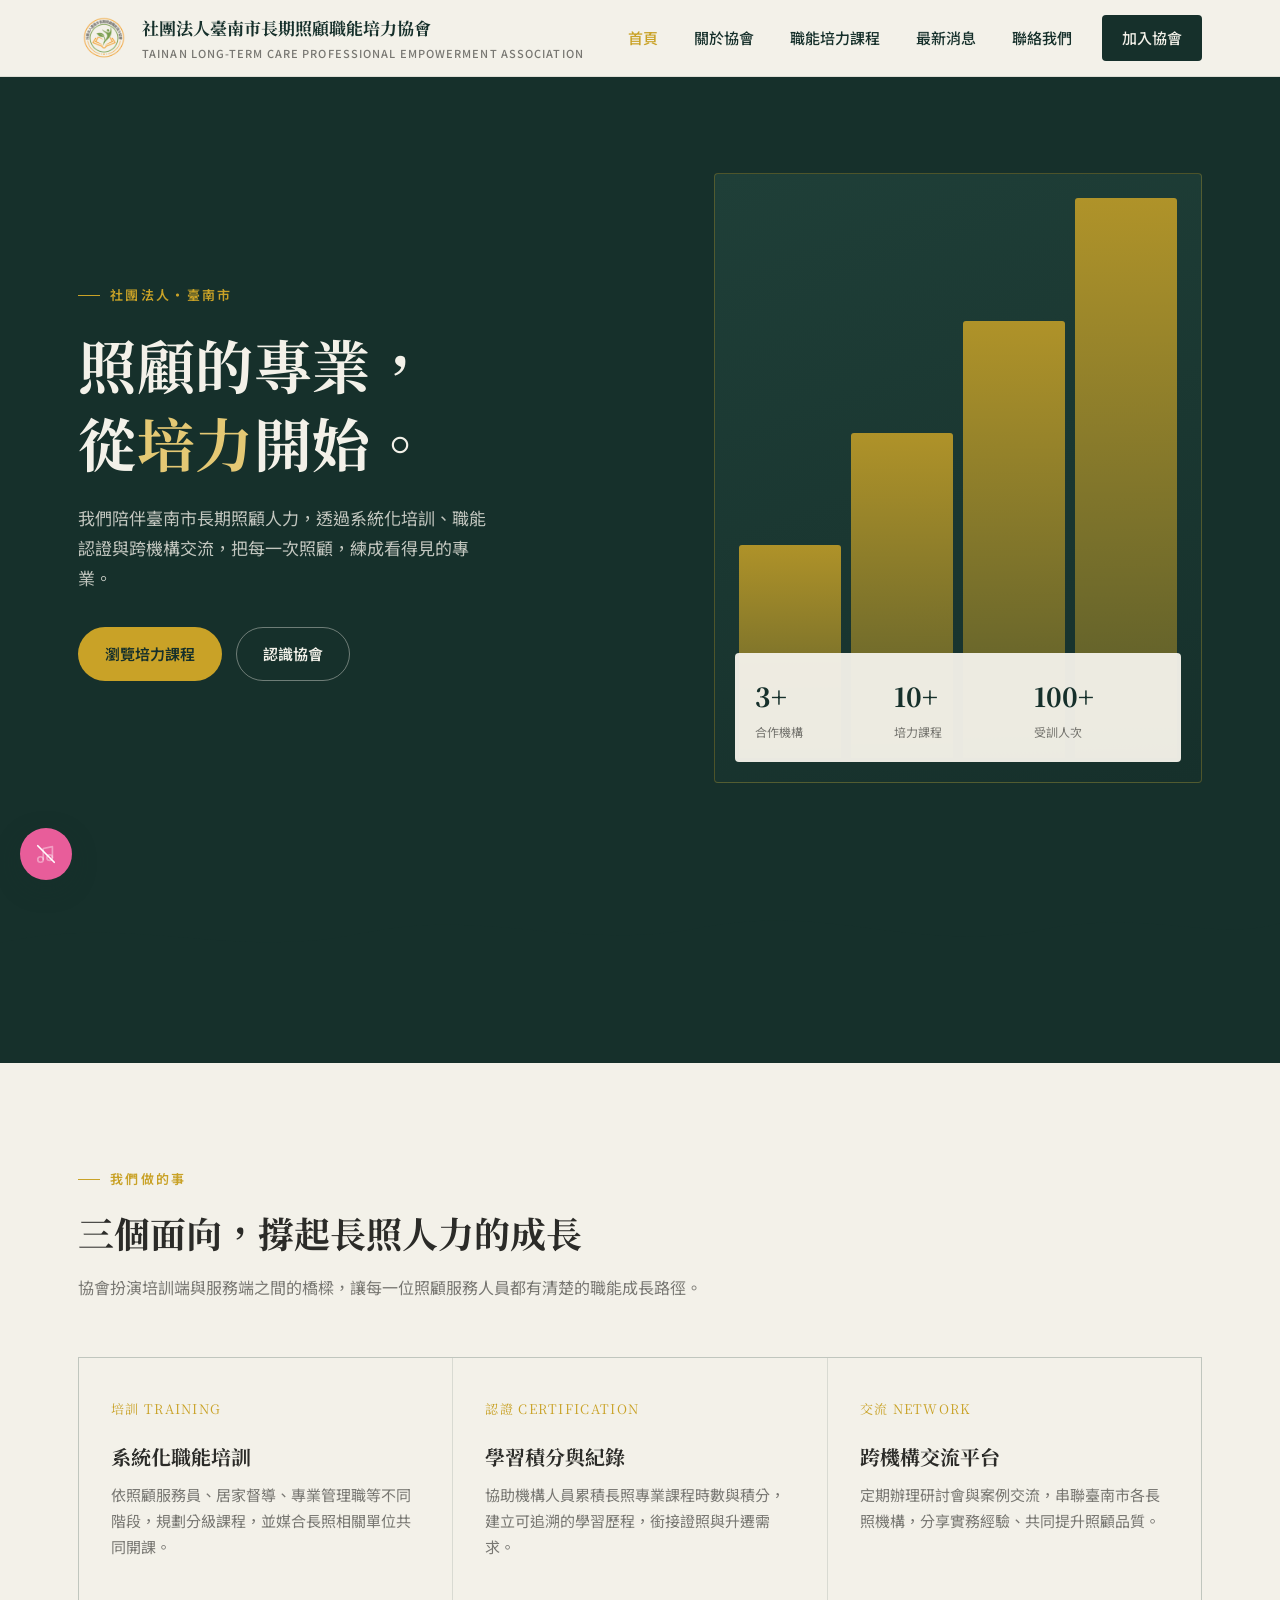
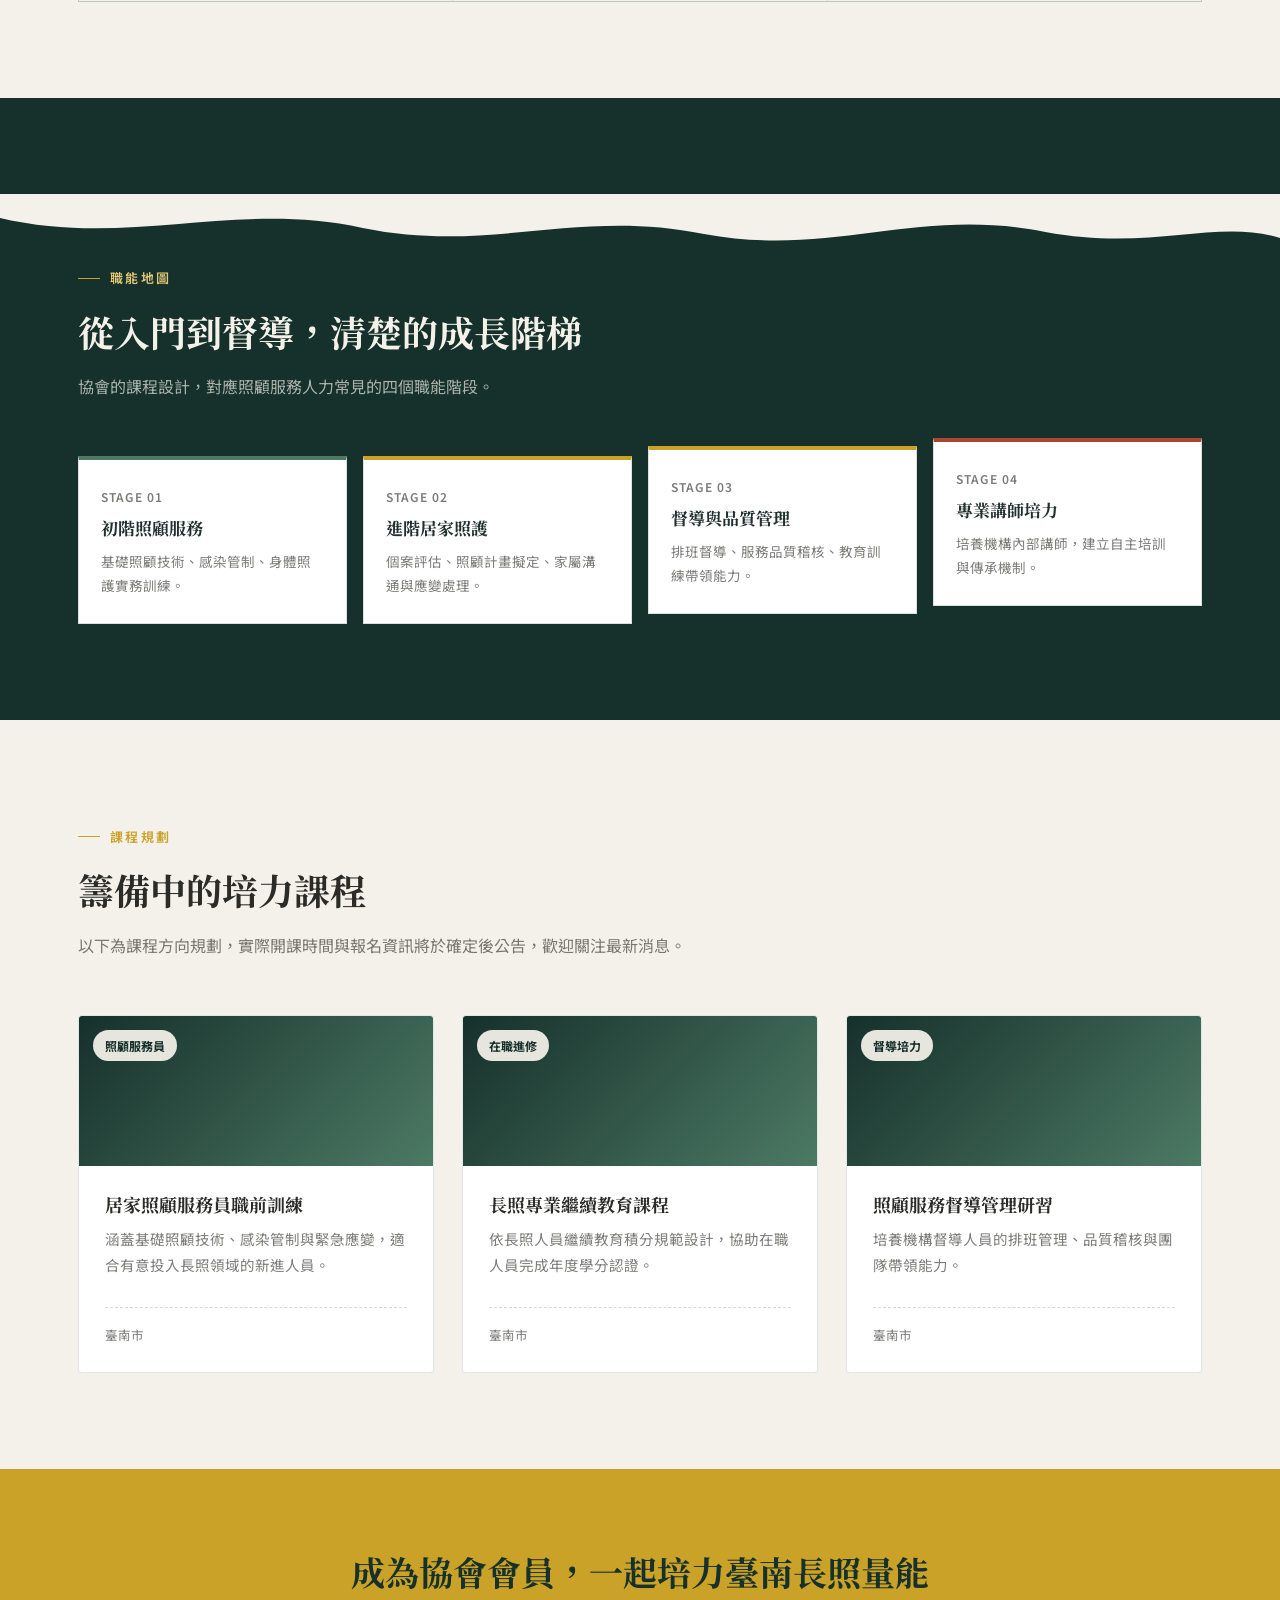
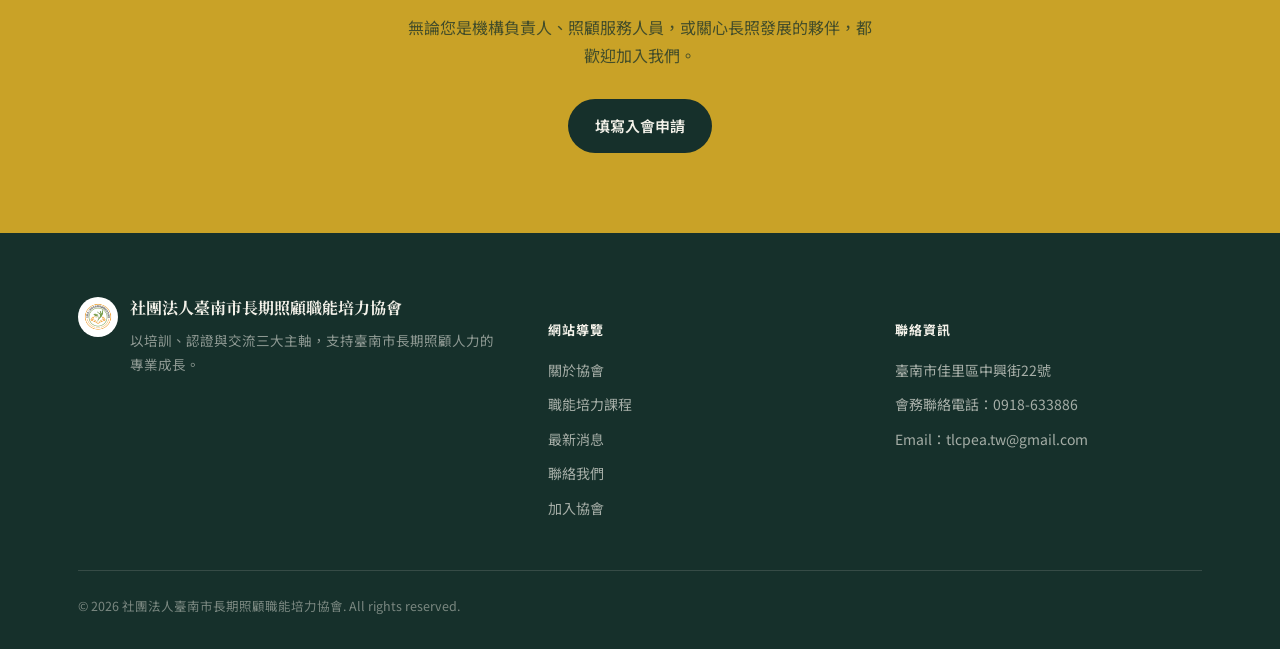
<file: index.html>
<!DOCTYPE html>
<html lang="zh-Hant">
<head>
<meta charset="UTF-8">
<meta name="viewport" content="width=device-width, initial-scale=1.0">
<title>社團法人臺南市長期照顧職能培力協會</title>
<meta name="description" content="社團法人臺南市長期照顧職能培力協會，致力於長期照顧人力職能培訓、專業認證與交流，培力照顧服務人員，厚植台南長照量能。">
<link rel="icon" type="image/png" sizes="64x64" href="assets/favicon-64.png">
<link rel="icon" type="image/png" sizes="32x32" href="assets/favicon-32.png">
<link rel="apple-touch-icon" href="assets/logo-180.png">
<link rel="canonical" href="https://tlcpea-web.netlify.app/index.html">
<meta property="og:type" content="website">
<meta property="og:title" content="社團法人臺南市長期照顧職能培力協會">
<meta property="og:description" content="社團法人臺南市長期照顧職能培力協會，致力於長期照顧人力職能培訓、專業認證與交流，培力照顧服務人員，厚植台南長照量能。">
<meta property="og:url" content="https://tlcpea-web.netlify.app/index.html">
<meta property="og:image" content="https://tlcpea-web.netlify.app/assets/logo-512.png">
<meta property="og:site_name" content="社團法人臺南市長期照顧職能培力協會">
<meta property="og:locale" content="zh_TW">
<meta name="twitter:card" content="summary">
<meta name="twitter:title" content="社團法人臺南市長期照顧職能培力協會">
<meta name="twitter:description" content="社團法人臺南市長期照顧職能培力協會，致力於長期照顧人力職能培訓、專業認證與交流，培力照顧服務人員，厚植台南長照量能。">
<meta name="twitter:image" content="https://tlcpea-web.netlify.app/assets/logo-512.png">
<!-- Google Search Console 驗證：登入 https://search.google.com/search-console 新增資源後，
     選「HTML標籤」驗證方式，把 content="..." 的值換成 Google 提供的驗證碼，取消下面這行的註解 -->
<!-- <meta name="google-site-verification" content="請貼上Google提供的驗證碼"> -->
<script type="application/ld+json">
{
  "@context": "https://schema.org",
  "@type": "NGO",
  "name": "社團法人臺南市長期照顧職能培力協會",
  "alternateName": "TLCPEA",
  "url": "https://tlcpea-web.netlify.app/index.html",
  "logo": "https://tlcpea-web.netlify.app/assets/logo-512.png",
  "description": "社團法人臺南市長期照顧職能培力協會，致力於長期照顧人力職能培訓、專業認證與交流，培力照顧服務人員，厚植台南長照量能。",
  "address": {
    "@type": "PostalAddress",
    "streetAddress": "中興街22號1樓",
    "addressLocality": "佳里區",
    "addressRegion": "臺南市",
    "addressCountry": "TW"
  },
  "telephone": "+886-918-633886",
  "email": "tlcpea.tw@gmail.com"
}
</script>
<link rel="stylesheet" href="css/style.css?v=6">
</head>
<body>

<header class="site-header">
  <nav class="wrap nav">
    <a href="index.html" class="brand">
      <img src="assets/logo-512.png" alt="社團法人臺南市長期照顧職能培力協會 標誌" class="brand-mark">
      <span>社團法人臺南市長期照顧職能培力協會<small>TAINAN LONG-TERM CARE PROFESSIONAL EMPOWERMENT ASSOCIATION</small></span>
    </a>
    <button class="nav-toggle" aria-label="開啟選單" aria-expanded="false"><span></span></button>
    <div class="nav-links">
      <a href="index.html" class="active">首頁</a>
      <a href="about.html">關於協會</a>
      <a href="courses.html">職能培力課程</a>
      <a href="news.html">最新消息</a>
      <a href="contact.html">聯絡我們</a>
      <a href="join.html" class="nav-cta">加入協會</a>
    </div>
  </nav>
</header>

<section class="hero on-ink">
  <div class="wrap">
    <div>
      <div class="eyebrow">社團法人・臺南市</div>
      <h1>照顧的專業，<br>從<em>培力</em>開始。</h1>
      <p class="hero-sub">我們陪伴臺南市長期照顧人力，透過系統化培訓、職能認證與跨機構交流，把每一次照顧，練成看得見的專業。</p>
      <div class="hero-cta">
        <a href="courses.html" class="btn btn-gold">瀏覽培力課程</a>
        <a href="about.html" class="btn btn-outline">認識協會</a>
      </div>
    </div>
    <div class="hero-figure">
      <div class="hero-ladder">
        <div class="step" style="height:38%"></div>
        <div class="step" style="height:58%"></div>
        <div class="step" style="height:78%"></div>
        <div class="step" style="height:100%"></div>
      </div>
      <div class="hero-stat-card">
        <div><div class="n">3+</div><div class="l">合作機構</div></div>
        <div><div class="n">10+</div><div class="l">培力課程</div></div>
        <div><div class="n">100+</div><div class="l">受訓人次</div></div>
      </div>
    </div>
  </div>
  <svg class="machiba-divider" viewBox="0 0 1200 64" preserveAspectRatio="none" aria-hidden="true">
    <path d="M0,64 L0,40 C120,10 220,58 340,30 C460,4 540,50 660,24 C780,0 860,52 980,26 C1080,6 1140,40 1200,20 L1200,64 Z"/>
  </svg>
</section>

<section>
  <div class="wrap">
    <div class="section-head reveal">
      <div class="eyebrow">我們做的事</div>
      <h2>三個面向，撐起長照人力的成長</h2>
      <p>協會扮演培訓端與服務端之間的橋樑，讓每一位照顧服務人員都有清楚的職能成長路徑。</p>
    </div>
    <div class="pillars reveal">
      <div class="pillar">
        <span class="idx">培訓 TRAINING</span>
        <h3>系統化職能培訓</h3>
        <p>依照顧服務員、居家督導、專業管理職等不同階段，規劃分級課程，並媒合長照相關單位共同開課。</p>
      </div>
      <div class="pillar">
        <span class="idx">認證 CERTIFICATION</span>
        <h3>學習積分與紀錄</h3>
        <p>協助機構人員累積長照專業課程時數與積分，建立可追溯的學習歷程，銜接證照與升遷需求。</p>
      </div>
      <div class="pillar">
        <span class="idx">交流 NETWORK</span>
        <h3>跨機構交流平台</h3>
        <p>定期辦理研討會與案例交流，串聯臺南市各長照機構，分享實務經驗、共同提升照顧品質。</p>
      </div>
    </div>
  </div>
</section>

<section class="band-ink">
  <svg class="machiba-divider flip" viewBox="0 0 1200 64" preserveAspectRatio="none" aria-hidden="true">
    <path d="M0,64 L0,40 C120,10 220,58 340,30 C460,4 540,50 660,24 C780,0 860,52 980,26 C1080,6 1140,40 1200,20 L1200,64 Z"/>
  </svg>
  <div class="wrap">
    <div class="section-head reveal">
      <div class="eyebrow">職能地圖</div>
      <h2>從入門到督導，清楚的成長階梯</h2>
      <p>協會的課程設計，對應照顧服務人力常見的四個職能階段。</p>
    </div>
    <div class="ladder reveal">
      <div class="ladder-step">
        <span class="tag">STAGE 01</span>
        <h4>初階照顧服務</h4>
        <p>基礎照顧技術、感染管制、身體照護實務訓練。</p>
      </div>
      <div class="ladder-step">
        <span class="tag">STAGE 02</span>
        <h4>進階居家照護</h4>
        <p>個案評估、照顧計畫擬定、家屬溝通與應變處理。</p>
      </div>
      <div class="ladder-step">
        <span class="tag">STAGE 03</span>
        <h4>督導與品質管理</h4>
        <p>排班督導、服務品質稽核、教育訓練帶領能力。</p>
      </div>
      <div class="ladder-step">
        <span class="tag">STAGE 04</span>
        <h4>專業講師培力</h4>
        <p>培養機構內部講師，建立自主培訓與傳承機制。</p>
      </div>
    </div>
  </div>
</section>

<section>
  <div class="wrap">
    <div class="section-head reveal">
      <div class="eyebrow">課程規劃</div>
      <h2>籌備中的培力課程</h2>
      <p>以下為課程方向規劃，實際開課時間與報名資訊將於確定後公告，歡迎關注最新消息。</p>
    </div>
    <div class="card-grid reveal">
      <div class="card">
        <div class="card-media"><span class="badge">照顧服務員</span></div>
        <div class="card-body">
          <h3>居家照顧服務員職前訓練</h3>
          <p>涵蓋基礎照顧技術、感染管制與緊急應變，適合有意投入長照領域的新進人員。</p>
          <div class="card-meta"><span>臺南市</span></div>
        </div>
      </div>
      <div class="card">
        <div class="card-media"><span class="badge">在職進修</span></div>
        <div class="card-body">
          <h3>長照專業繼續教育課程</h3>
          <p>依長照人員繼續教育積分規範設計，協助在職人員完成年度學分認證。</p>
          <div class="card-meta"><span>臺南市</span></div>
        </div>
      </div>
      <div class="card">
        <div class="card-media"><span class="badge">督導培力</span></div>
        <div class="card-body">
          <h3>照顧服務督導管理研習</h3>
          <p>培養機構督導人員的排班管理、品質稽核與團隊帶領能力。</p>
          <div class="card-meta"><span>臺南市</span></div>
        </div>
      </div>
    </div>
  </div>
</section>

<section class="cta-band">
  <div class="wrap reveal">
    <h2>成為協會會員，一起培力臺南長照量能</h2>
    <p>無論您是機構負責人、照顧服務人員，或關心長照發展的夥伴，都歡迎加入我們。</p>
    <a href="join.html" class="btn btn-ink">填寫入會申請</a>
  </div>
</section>

<footer class="site-footer">
  <div class="wrap">
    <div class="footer-grid">
      <div class="footer-brand">
        <span class="brand-mark-chip"><img src="assets/logo-512.png" alt="協會標誌" class="brand-mark" width="34"></span>
        <div>
          <h4>社團法人臺南市長期照顧職能培力協會</h4>
          <p>以培訓、認證與交流三大主軸，支持臺南市長期照顧人力的專業成長。</p>
        </div>
      </div>
      <div class="footer-col">
        <h5>網站導覽</h5>
        <a href="about.html">關於協會</a>
        <a href="courses.html">職能培力課程</a>
        <a href="news.html">最新消息</a>
        <a href="contact.html">聯絡我們</a>
        <a href="join.html">加入協會</a>
      </div>
      <div class="footer-col">
        <h5>聯絡資訊</h5>
        <li>臺南市佳里區中興街22號</li>
        <li>會務聯絡電話：0918-633886</li>
        <li>Email：tlcpea.tw@gmail.com</li>
      </div>
    </div>
    <div class="footer-bottom">
      <span>© 2026 社團法人臺南市長期照顧職能培力協會. All rights reserved.</span>
    </div>
  </div>
</footer>

<audio id="bgm-audio" src="assets/bgm.mp3" loop preload="auto"></audio>
<button id="music-toggle" class="music-toggle" type="button" aria-label="播放或暫停背景音樂" aria-pressed="false">
  <svg class="icon-playing" viewBox="0 0 24 24" fill="none" xmlns="http://www.w3.org/2000/svg" aria-hidden="true">
    <path d="M9 18V6l10-2v12" stroke="currentColor" stroke-width="1.8" stroke-linecap="round" stroke-linejoin="round"/>
    <circle cx="6" cy="18" r="3" stroke="currentColor" stroke-width="1.8"/>
    <circle cx="16" cy="16" r="3" stroke="currentColor" stroke-width="1.8"/>
  </svg>
  <svg class="icon-muted" viewBox="0 0 24 24" fill="none" xmlns="http://www.w3.org/2000/svg" aria-hidden="true">
    <path d="M9 18V6l10-2v12" stroke="currentColor" stroke-width="1.8" stroke-linecap="round" stroke-linejoin="round" opacity=".4"/>
    <circle cx="6" cy="18" r="3" stroke="currentColor" stroke-width="1.8" opacity=".4"/>
    <circle cx="16" cy="16" r="3" stroke="currentColor" stroke-width="1.8" opacity=".4"/>
    <line x1="3" y1="3" x2="21" y2="21" stroke="currentColor" stroke-width="1.8" stroke-linecap="round"/>
  </svg>
</button>

<script src="js/main.js?v=9"></script>
</body>
</html>
</file>
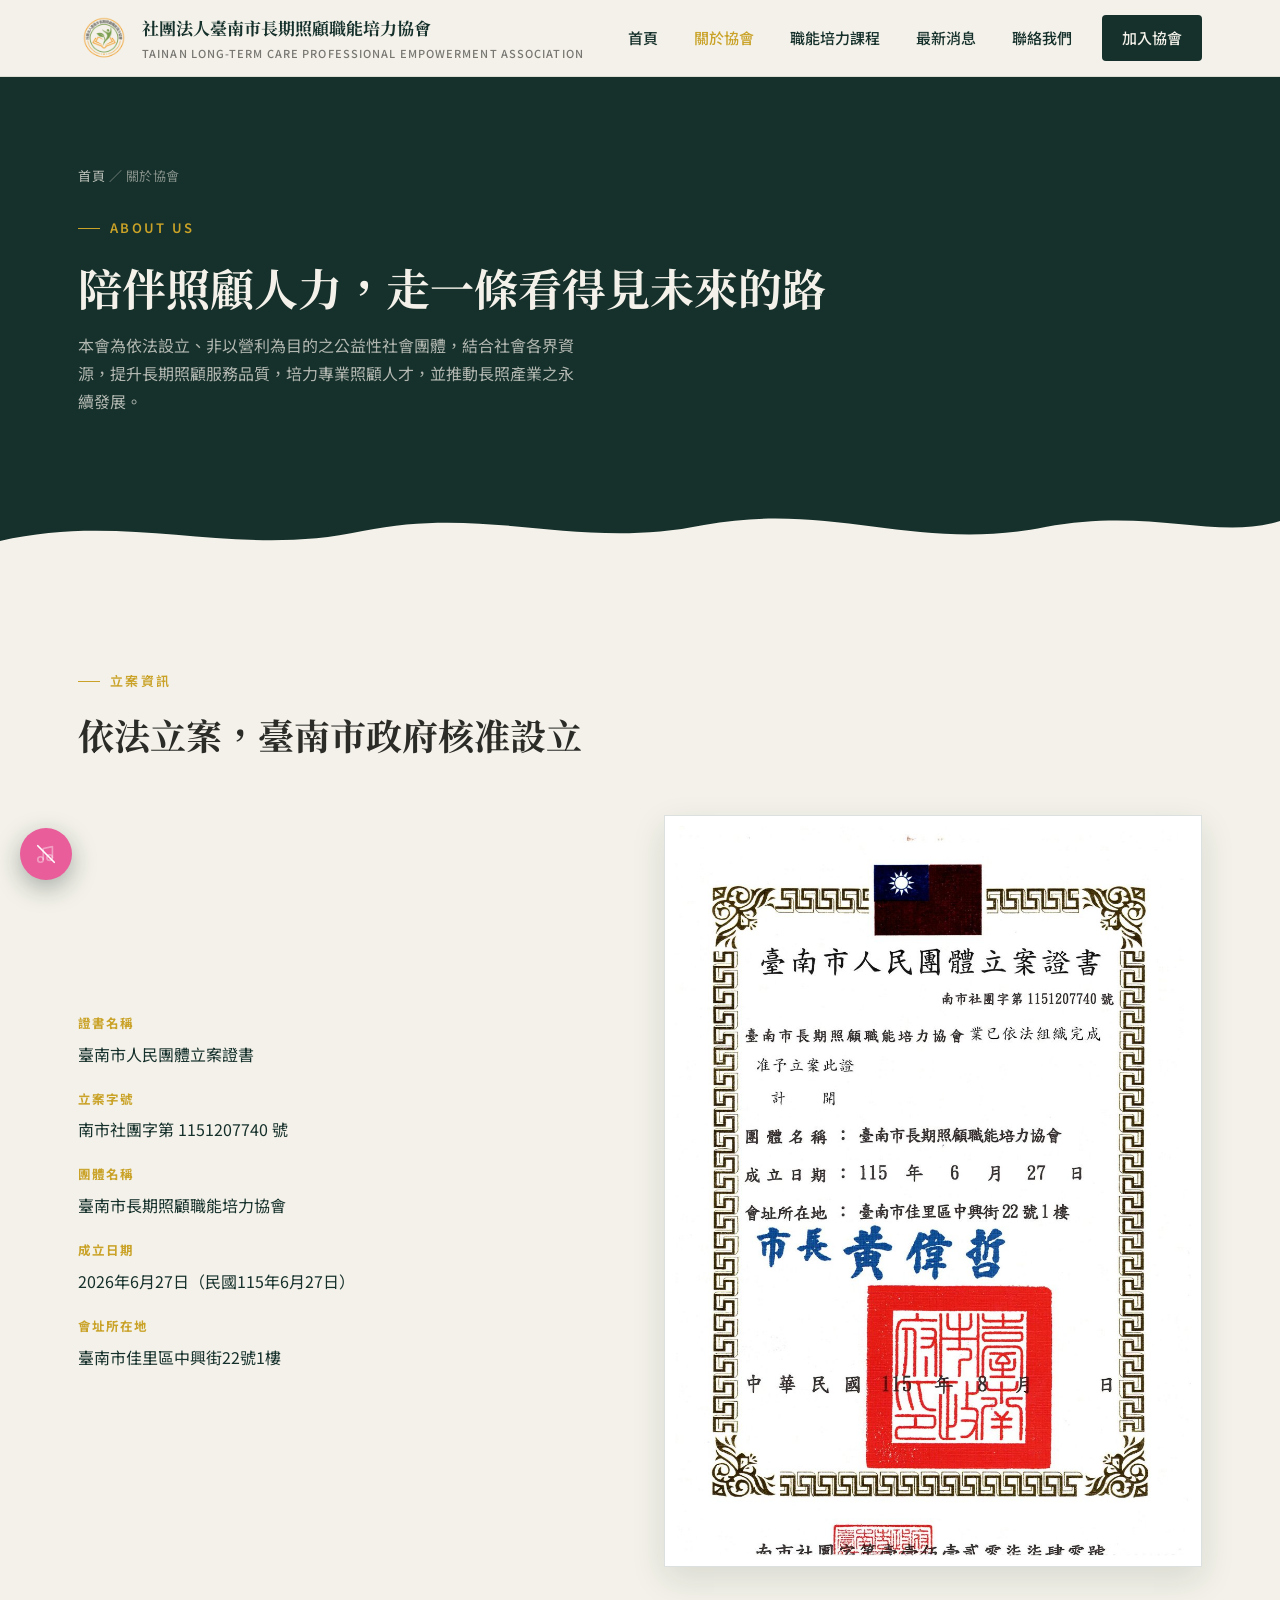
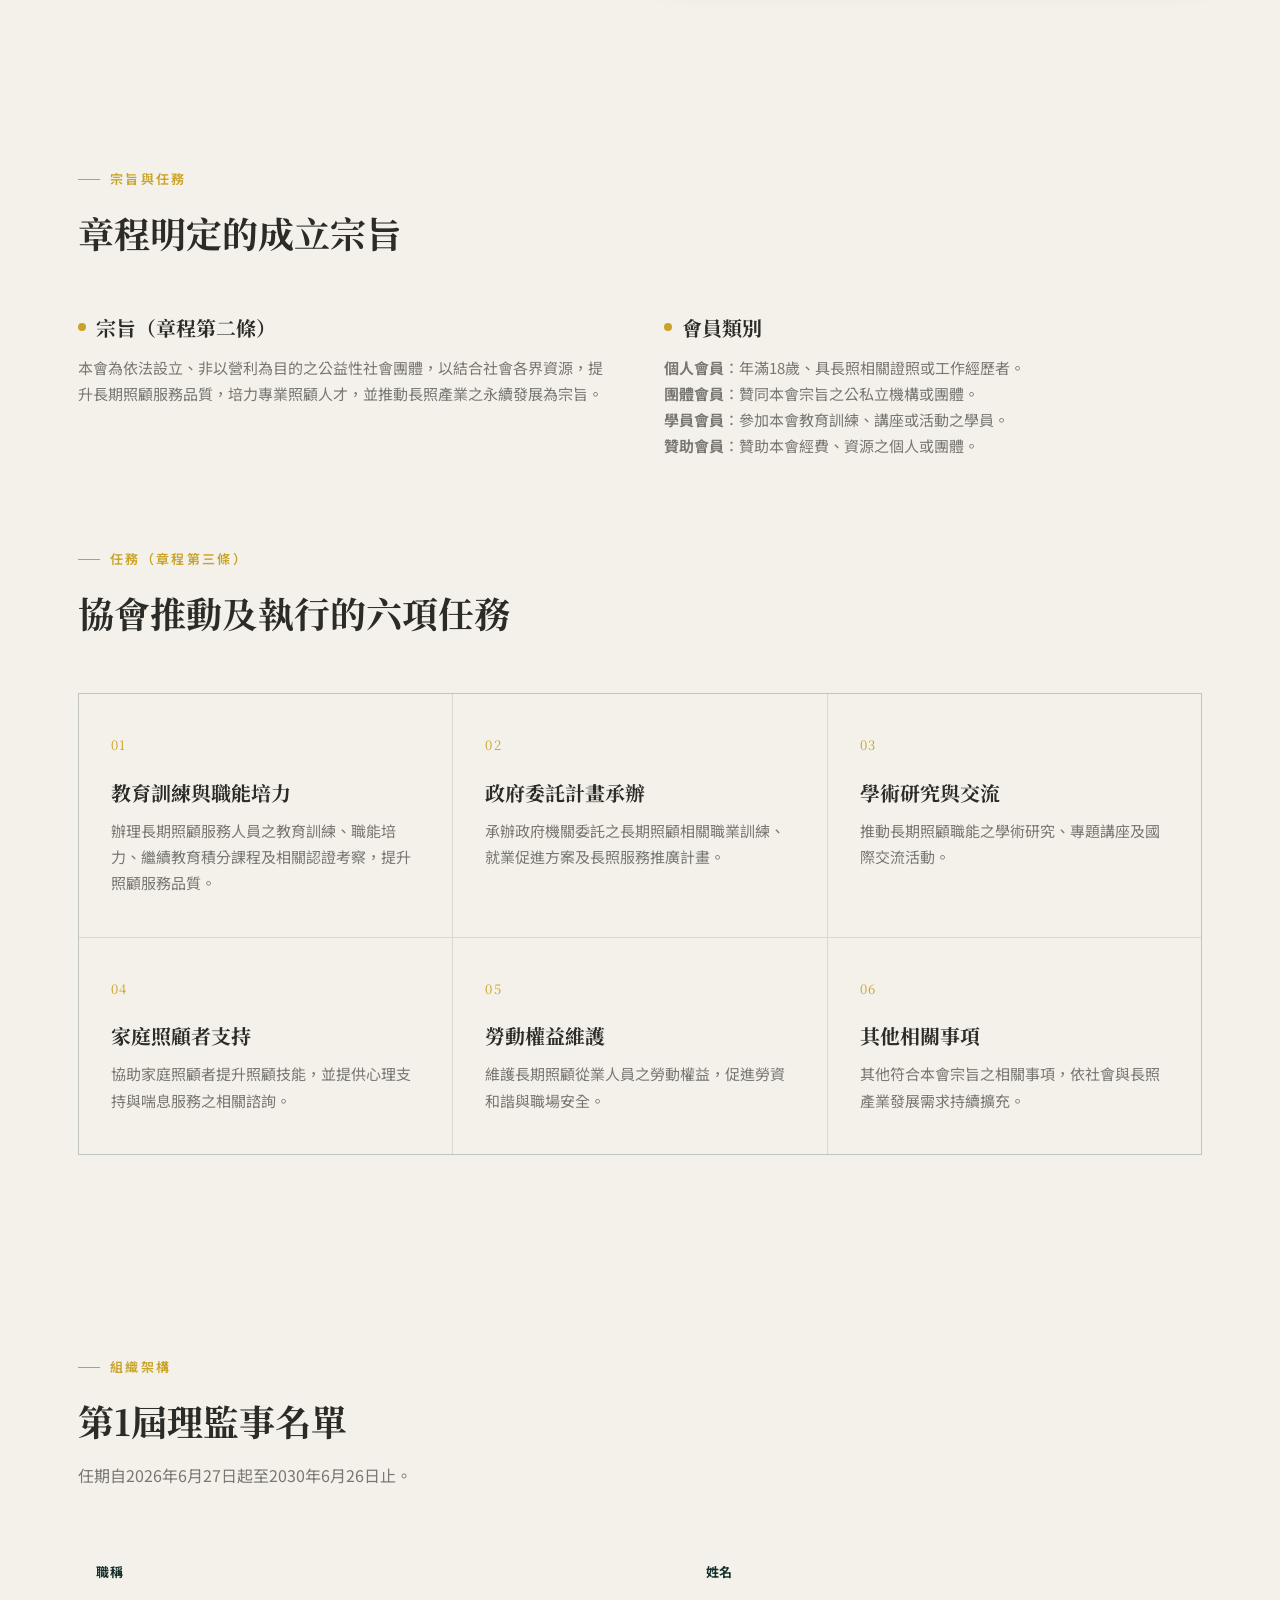
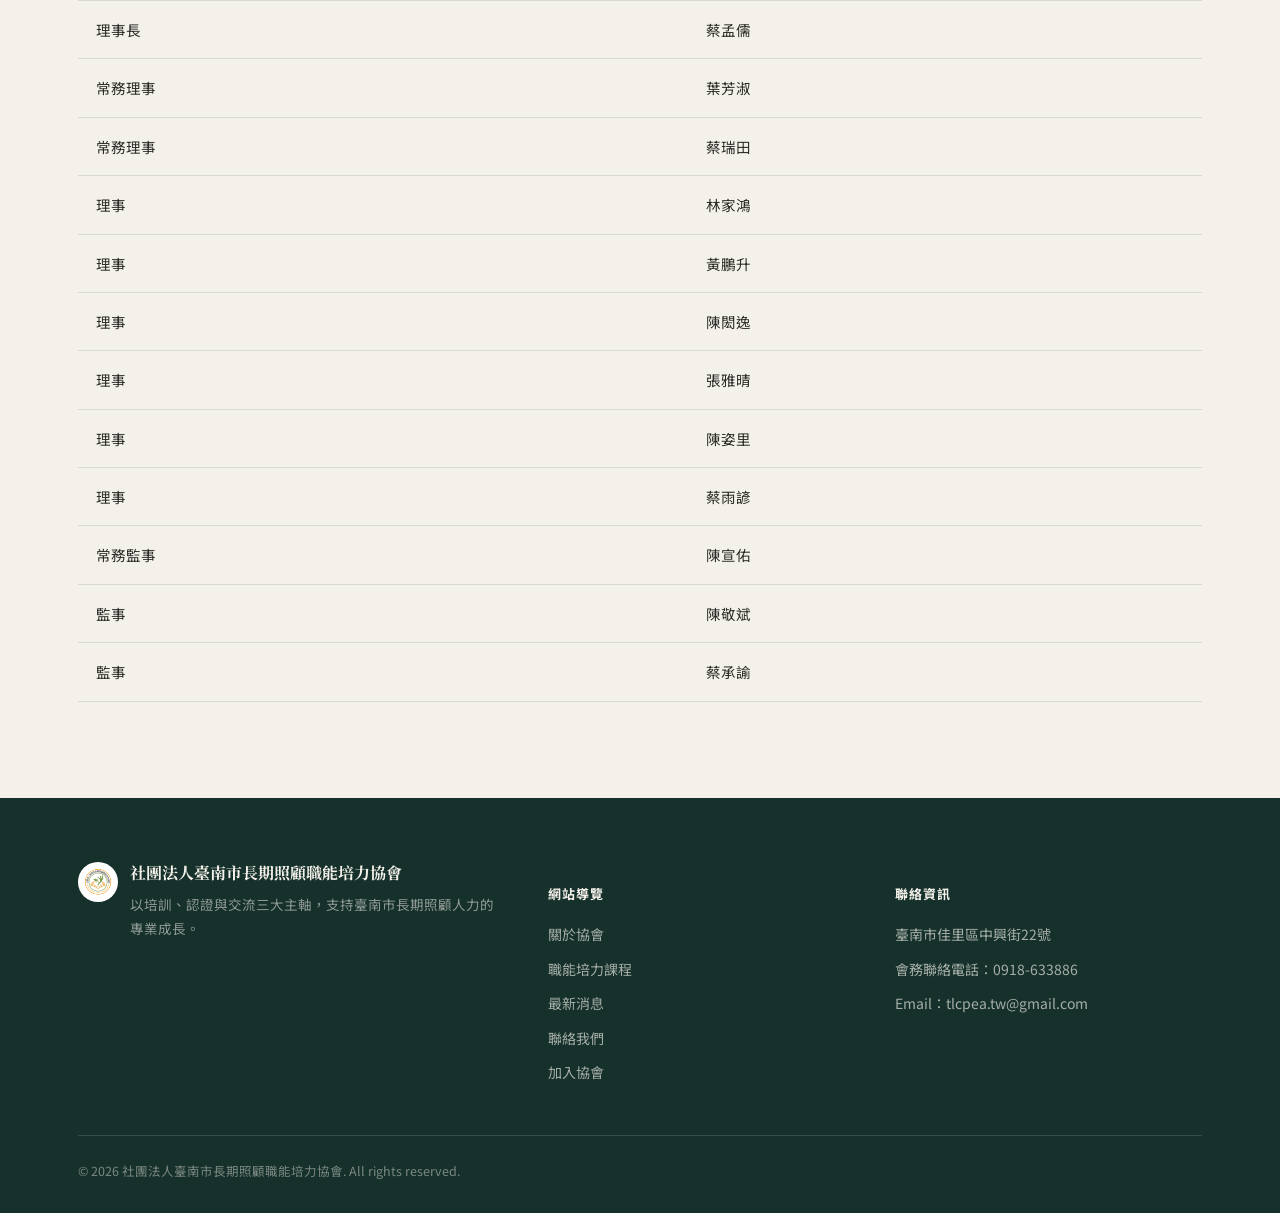
<file: about.html>
<!DOCTYPE html>
<html lang="zh-Hant">
<head>
<meta charset="UTF-8">
<meta name="viewport" content="width=device-width, initial-scale=1.0">
<title>關於協會｜社團法人臺南市長期照顧職能培力協會</title>
<meta name="description" content="社團法人臺南市長期照顧職能培力協會依法設立，以提升長期照顧服務品質、培力專業照顧人才、推動長照產業永續發展為宗旨。認識協會任務、會員類別與組織架構。">
<link rel="icon" type="image/png" sizes="64x64" href="assets/favicon-64.png">
<link rel="icon" type="image/png" sizes="32x32" href="assets/favicon-32.png">
<link rel="apple-touch-icon" href="assets/logo-180.png">
<link rel="canonical" href="https://tlcpea-web.netlify.app/about.html">
<meta property="og:type" content="website">
<meta property="og:title" content="關於協會｜社團法人臺南市長期照顧職能培力協會">
<meta property="og:description" content="社團法人臺南市長期照顧職能培力協會依法設立，以提升長期照顧服務品質、培力專業照顧人才、推動長照產業永續發展為宗旨。認識協會任務、會員類別與組織架構。">
<meta property="og:url" content="https://tlcpea-web.netlify.app/about.html">
<meta property="og:image" content="https://tlcpea-web.netlify.app/assets/logo-512.png">
<meta property="og:site_name" content="社團法人臺南市長期照顧職能培力協會">
<meta property="og:locale" content="zh_TW">
<meta name="twitter:card" content="summary">
<meta name="twitter:title" content="關於協會｜社團法人臺南市長期照顧職能培力協會">
<meta name="twitter:description" content="社團法人臺南市長期照顧職能培力協會依法設立，以提升長期照顧服務品質、培力專業照顧人才、推動長照產業永續發展為宗旨。認識協會任務、會員類別與組織架構。">
<meta name="twitter:image" content="https://tlcpea-web.netlify.app/assets/logo-512.png">
<!-- Google Search Console 驗證：登入 https://search.google.com/search-console 新增資源後，
     選「HTML標籤」驗證方式，把 content="..." 的值換成 Google 提供的驗證碼，取消下面這行的註解 -->
<!-- <meta name="google-site-verification" content="請貼上Google提供的驗證碼"> -->
<link rel="stylesheet" href="css/style.css?v=6">
</head>
<body>

<header class="site-header">
  <nav class="wrap nav">
    <a href="index.html" class="brand">
      <img src="assets/logo-512.png" alt="社團法人臺南市長期照顧職能培力協會 標誌" class="brand-mark">
      <span>社團法人臺南市長期照顧職能培力協會<small>TAINAN LONG-TERM CARE PROFESSIONAL EMPOWERMENT ASSOCIATION</small></span>
    </a>
    <button class="nav-toggle" aria-label="開啟選單" aria-expanded="false"><span></span></button>
    <div class="nav-links">
      <a href="index.html">首頁</a>
      <a href="about.html" class="active">關於協會</a>
      <a href="courses.html">職能培力課程</a>
      <a href="news.html">最新消息</a>
      <a href="contact.html">聯絡我們</a>
      <a href="join.html" class="nav-cta">加入協會</a>
    </div>
  </nav>
</header>

<section class="page-hero">
  <div class="wrap">
    <div class="breadcrumb"><a href="index.html">首頁</a> ／ 關於協會</div>
    <div class="eyebrow">ABOUT US</div>
    <h1>陪伴照顧人力，走一條看得見未來的路</h1>
    <p>本會為依法設立、非以營利為目的之公益性社會團體，結合社會各界資源，提升長期照顧服務品質，培力專業照顧人才，並推動長照產業之永續發展。</p>
  </div>
  <svg class="machiba-divider" viewBox="0 0 1200 64" preserveAspectRatio="none" aria-hidden="true">
    <path d="M0,64 L0,40 C120,10 220,58 340,30 C460,4 540,50 660,24 C780,0 860,52 980,26 C1080,6 1140,40 1200,20 L1200,64 Z"/>
  </svg>
</section>

<section>
  <div class="wrap">
    <div class="section-head reveal">
      <div class="eyebrow">立案資訊</div>
      <h2>依法立案，臺南市政府核准設立</h2>
    </div>
    <div class="cert-grid reveal">
      <dl class="cert-facts">
        <dt>證書名稱</dt>
        <dd>臺南市人民團體立案證書</dd>
        <dt>立案字號</dt>
        <dd>南市社團字第 1151207740 號</dd>
        <dt>團體名稱</dt>
        <dd>臺南市長期照顧職能培力協會</dd>
        <dt>成立日期</dt>
        <dd>2026年6月27日（民國115年6月27日）</dd>
        <dt>會址所在地</dt>
        <dd>臺南市佳里區中興街22號1樓</dd>
      </dl>
      <div class="cert-frame">
        <a href="assets/registration-certificate.jpg" target="_blank" rel="noopener">
          <img src="assets/registration-certificate.jpg" alt="臺南市人民團體立案證書——臺南市長期照顧職能培力協會">
        </a>
      </div>
    </div>
  </div>
</section>

<section>
  <div class="wrap">
    <div class="section-head reveal">
      <div class="eyebrow">宗旨與任務</div>
      <h2>章程明定的成立宗旨</h2>
    </div>
    <div class="mission-grid reveal">
      <div class="mission-block">
        <h3>宗旨（章程第二條）</h3>
        <p>本會為依法設立、非以營利為目的之公益性社會團體，以結合社會各界資源，提升長期照顧服務品質，培力專業照顧人才，並推動長照產業之永續發展為宗旨。</p>
      </div>
      <div class="mission-block">
        <h3>會員類別</h3>
        <p><strong>個人會員</strong>：年滿18歲、具長照相關證照或工作經歷者。<br>
        <strong>團體會員</strong>：贊同本會宗旨之公私立機構或團體。<br>
        <strong>學員會員</strong>：參加本會教育訓練、講座或活動之學員。<br>
        <strong>贊助會員</strong>：贊助本會經費、資源之個人或團體。</p>
      </div>
    </div>

    <div class="section-head reveal" style="margin-top:64px">
      <div class="eyebrow">任務（章程第三條）</div>
      <h2>協會推動及執行的六項任務</h2>
    </div>
    <div class="pillars reveal">
      <div class="pillar">
        <span class="idx">01</span>
        <h3>教育訓練與職能培力</h3>
        <p>辦理長期照顧服務人員之教育訓練、職能培力、繼續教育積分課程及相關認證考察，提升照顧服務品質。</p>
      </div>
      <div class="pillar">
        <span class="idx">02</span>
        <h3>政府委託計畫承辦</h3>
        <p>承辦政府機關委託之長期照顧相關職業訓練、就業促進方案及長照服務推廣計畫。</p>
      </div>
      <div class="pillar">
        <span class="idx">03</span>
        <h3>學術研究與交流</h3>
        <p>推動長期照顧職能之學術研究、專題講座及國際交流活動。</p>
      </div>
      <div class="pillar">
        <span class="idx">04</span>
        <h3>家庭照顧者支持</h3>
        <p>協助家庭照顧者提升照顧技能，並提供心理支持與喘息服務之相關諮詢。</p>
      </div>
      <div class="pillar">
        <span class="idx">05</span>
        <h3>勞動權益維護</h3>
        <p>維護長期照顧從業人員之勞動權益，促進勞資和諧與職場安全。</p>
      </div>
      <div class="pillar">
        <span class="idx">06</span>
        <h3>其他相關事項</h3>
        <p>其他符合本會宗旨之相關事項，依社會與長照產業發展需求持續擴充。</p>
      </div>
    </div>
  </div>
</section>

<section>
  <div class="wrap">
    <div class="section-head reveal">
      <div class="eyebrow">組織架構</div>
      <h2>第1屆理監事名單</h2>
      <p>任期自2026年6月27日起至2030年6月26日止。</p>
    </div>
    <div class="reveal" style="overflow-x:auto">
      <table class="board-table">
        <thead>
          <tr><th>職稱</th><th>姓名</th></tr>
        </thead>
        <tbody>
          <tr><td>理事長</td><td>蔡孟儒</td></tr>
          <tr><td>常務理事</td><td>葉芳淑</td></tr>
          <tr><td>常務理事</td><td>蔡瑞田</td></tr>
          <tr><td>理事</td><td>林家鴻</td></tr>
          <tr><td>理事</td><td>黃鵬升</td></tr>
          <tr><td>理事</td><td>陳閎逸</td></tr>
          <tr><td>理事</td><td>張雅晴</td></tr>
          <tr><td>理事</td><td>陳姿里</td></tr>
          <tr><td>理事</td><td>蔡雨諺</td></tr>
          <tr><td>常務監事</td><td>陳宣佑</td></tr>
          <tr><td>監事</td><td>陳敬斌</td></tr>
          <tr><td>監事</td><td>蔡承諭</td></tr>
        </tbody>
      </table>
    </div>
  </div>
</section>

<footer class="site-footer">
  <div class="wrap">
    <div class="footer-grid">
      <div class="footer-brand">
        <span class="brand-mark-chip"><img src="assets/logo-512.png" alt="協會標誌" class="brand-mark" width="34"></span>
        <div>
          <h4>社團法人臺南市長期照顧職能培力協會</h4>
          <p>以培訓、認證與交流三大主軸，支持臺南市長期照顧人力的專業成長。</p>
        </div>
      </div>
      <div class="footer-col">
        <h5>網站導覽</h5>
        <a href="about.html">關於協會</a>
        <a href="courses.html">職能培力課程</a>
        <a href="news.html">最新消息</a>
        <a href="contact.html">聯絡我們</a>
        <a href="join.html">加入協會</a>
      </div>
      <div class="footer-col">
        <h5>聯絡資訊</h5>
        <li>臺南市佳里區中興街22號</li>
        <li>會務聯絡電話：0918-633886</li>
        <li>Email：tlcpea.tw@gmail.com</li>
      </div>
    </div>
    <div class="footer-bottom">
      <span>© 2026 社團法人臺南市長期照顧職能培力協會. All rights reserved.</span>
    </div>
  </div>
</footer>

<audio id="bgm-audio" src="assets/bgm.mp3" loop preload="auto"></audio>
<button id="music-toggle" class="music-toggle" type="button" aria-label="播放或暫停背景音樂" aria-pressed="false">
  <svg class="icon-playing" viewBox="0 0 24 24" fill="none" xmlns="http://www.w3.org/2000/svg" aria-hidden="true">
    <path d="M9 18V6l10-2v12" stroke="currentColor" stroke-width="1.8" stroke-linecap="round" stroke-linejoin="round"/>
    <circle cx="6" cy="18" r="3" stroke="currentColor" stroke-width="1.8"/>
    <circle cx="16" cy="16" r="3" stroke="currentColor" stroke-width="1.8"/>
  </svg>
  <svg class="icon-muted" viewBox="0 0 24 24" fill="none" xmlns="http://www.w3.org/2000/svg" aria-hidden="true">
    <path d="M9 18V6l10-2v12" stroke="currentColor" stroke-width="1.8" stroke-linecap="round" stroke-linejoin="round" opacity=".4"/>
    <circle cx="6" cy="18" r="3" stroke="currentColor" stroke-width="1.8" opacity=".4"/>
    <circle cx="16" cy="16" r="3" stroke="currentColor" stroke-width="1.8" opacity=".4"/>
    <line x1="3" y1="3" x2="21" y2="21" stroke="currentColor" stroke-width="1.8" stroke-linecap="round"/>
  </svg>
</button>

<script src="js/main.js?v=9"></script>
</body>
</html>
</file>
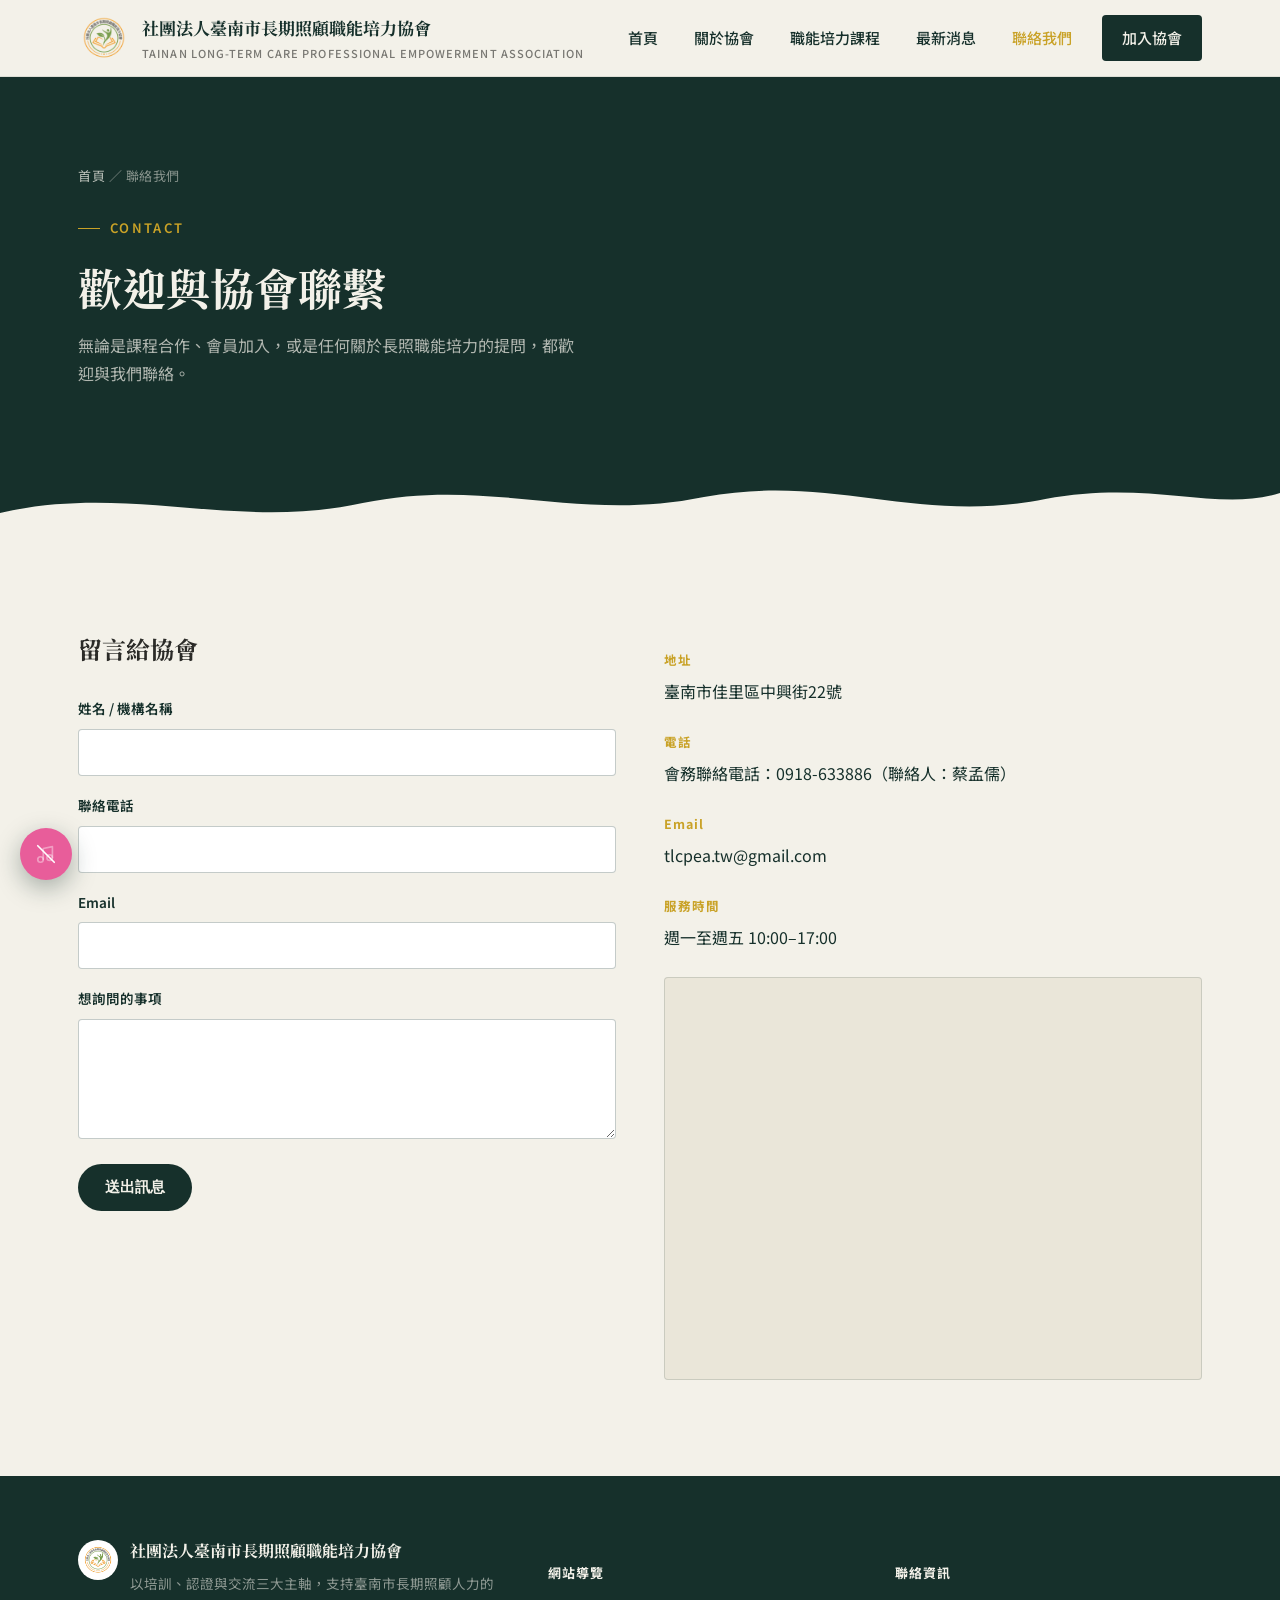
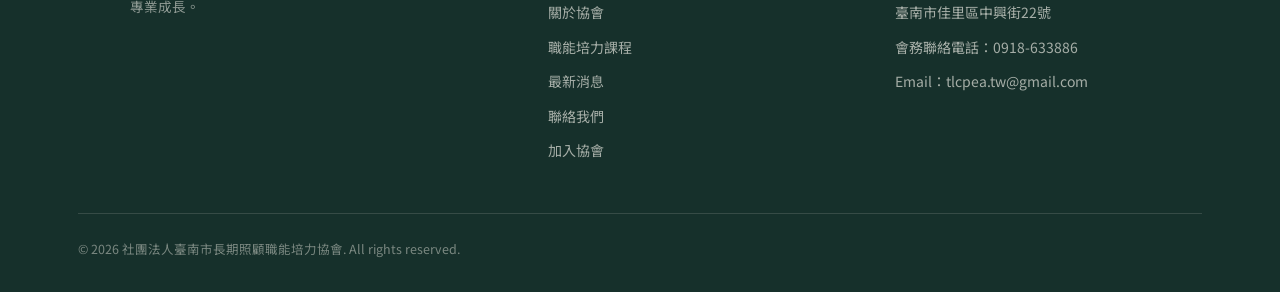
<file: contact.html>
<!DOCTYPE html>
<html lang="zh-Hant">
<head>
<meta charset="UTF-8">
<meta name="viewport" content="width=device-width, initial-scale=1.0">
<title>聯絡我們｜社團法人臺南市長期照顧職能培力協會</title>
<meta name="description" content="與社團法人臺南市長期照顧職能培力協會聯繫，洽詢課程合作、會員加入或協會相關事宜。">
<link rel="icon" type="image/png" sizes="64x64" href="assets/favicon-64.png">
<link rel="icon" type="image/png" sizes="32x32" href="assets/favicon-32.png">
<link rel="apple-touch-icon" href="assets/logo-180.png">
<link rel="canonical" href="https://tlcpea-web.netlify.app/contact.html">
<meta property="og:type" content="website">
<meta property="og:title" content="聯絡我們｜社團法人臺南市長期照顧職能培力協會">
<meta property="og:description" content="與社團法人臺南市長期照顧職能培力協會聯繫，洽詢課程合作、會員加入或協會相關事宜。">
<meta property="og:url" content="https://tlcpea-web.netlify.app/contact.html">
<meta property="og:image" content="https://tlcpea-web.netlify.app/assets/logo-512.png">
<meta property="og:site_name" content="社團法人臺南市長期照顧職能培力協會">
<meta property="og:locale" content="zh_TW">
<meta name="twitter:card" content="summary">
<meta name="twitter:title" content="聯絡我們｜社團法人臺南市長期照顧職能培力協會">
<meta name="twitter:description" content="與社團法人臺南市長期照顧職能培力協會聯繫，洽詢課程合作、會員加入或協會相關事宜。">
<meta name="twitter:image" content="https://tlcpea-web.netlify.app/assets/logo-512.png">
<!-- Google Search Console 驗證：登入 https://search.google.com/search-console 新增資源後，
     選「HTML標籤」驗證方式，把 content="..." 的值換成 Google 提供的驗證碼，取消下面這行的註解 -->
<!-- <meta name="google-site-verification" content="請貼上Google提供的驗證碼"> -->
<link rel="stylesheet" href="css/style.css?v=6">
</head>
<body>

<header class="site-header">
  <nav class="wrap nav">
    <a href="index.html" class="brand">
      <img src="assets/logo-512.png" alt="社團法人臺南市長期照顧職能培力協會 標誌" class="brand-mark">
      <span>社團法人臺南市長期照顧職能培力協會<small>TAINAN LONG-TERM CARE PROFESSIONAL EMPOWERMENT ASSOCIATION</small></span>
    </a>
    <button class="nav-toggle" aria-label="開啟選單" aria-expanded="false"><span></span></button>
    <div class="nav-links">
      <a href="index.html">首頁</a>
      <a href="about.html">關於協會</a>
      <a href="courses.html">職能培力課程</a>
      <a href="news.html">最新消息</a>
      <a href="contact.html" class="active">聯絡我們</a>
      <a href="join.html" class="nav-cta">加入協會</a>
    </div>
  </nav>
</header>

<section class="page-hero">
  <div class="wrap">
    <div class="breadcrumb"><a href="index.html">首頁</a> ／ 聯絡我們</div>
    <div class="eyebrow">CONTACT</div>
    <h1>歡迎與協會聯繫</h1>
    <p>無論是課程合作、會員加入，或是任何關於長照職能培力的提問，都歡迎與我們聯絡。</p>
  </div>
  <svg class="machiba-divider" viewBox="0 0 1200 64" preserveAspectRatio="none" aria-hidden="true">
    <path d="M0,64 L0,40 C120,10 220,58 340,30 C460,4 540,50 660,24 C780,0 860,52 980,26 C1080,6 1140,40 1200,20 L1200,64 Z"/>
  </svg>
</section>

<section>
  <div class="wrap">
    <div class="contact-grid reveal">
      <div>
        <div class="section-head" style="margin-bottom:32px">
          <h2 style="font-size:24px">留言給協會</h2>
        </div>
        <form id="contact-form" name="contact" method="POST" data-netlify="true" netlify-honeypot="bot-field">
          <input type="hidden" name="form-name" value="contact">
          <p style="position:absolute;left:-9999px" aria-hidden="true">
            <label>若您是人類請勿填寫此欄 <input name="bot-field" tabindex="-1" autocomplete="off"></label>
          </p>
          <div class="form-field">
            <label for="name">姓名 / 機構名稱</label>
            <input id="name" name="name" type="text" required>
          </div>
          <div class="form-field">
            <label for="phone">聯絡電話</label>
            <input id="phone" name="phone" type="tel" required>
          </div>
          <div class="form-field">
            <label for="email">Email</label>
            <input id="email" name="email" type="email" required>
          </div>
          <div class="form-field">
            <label for="message">想詢問的事項</label>
            <textarea id="message" name="message" required></textarea>
          </div>
          <button type="submit" class="btn btn-ink">送出訊息</button>
        </form>
      </div>

      <div>
        <dl class="contact-info">
          <dt>地址</dt>
          <dd>臺南市佳里區中興街22號</dd>
          <dt>電話</dt>
          <dd>會務聯絡電話：0918-633886（聯絡人：蔡孟儒）</dd>
          <dt>Email</dt>
          <dd>tlcpea.tw@gmail.com</dd>
          <dt>服務時間</dt>
          <dd>週一至週五 10:00–17:00</dd>
        </dl>
        <div class="map-placeholder" style="margin-top:26px;aspect-ratio:4/3;padding:0;border:1px solid rgba(22,48,43,.15);border-style:solid">
          <iframe
            src="https://maps.google.com/maps?q=%E8%87%BA%E5%8D%97%E5%B8%82%E4%BD%B3%E9%87%8C%E5%8D%80%E4%B8%AD%E8%88%88%E8%A1%9722%E8%99%9F&output=embed"
            width="100%" height="100%" style="border:0" allowfullscreen="" loading="lazy"
            referrerpolicy="no-referrer-when-downgrade"
            title="協會地圖位置：臺南市佳里區中興街22號">
          </iframe>
        </div>
      </div>
    </div>
  </div>
</section>

<footer class="site-footer">
  <div class="wrap">
    <div class="footer-grid">
      <div class="footer-brand">
        <span class="brand-mark-chip"><img src="assets/logo-512.png" alt="協會標誌" class="brand-mark" width="34"></span>
        <div>
          <h4>社團法人臺南市長期照顧職能培力協會</h4>
          <p>以培訓、認證與交流三大主軸，支持臺南市長期照顧人力的專業成長。</p>
        </div>
      </div>
      <div class="footer-col">
        <h5>網站導覽</h5>
        <a href="about.html">關於協會</a>
        <a href="courses.html">職能培力課程</a>
        <a href="news.html">最新消息</a>
        <a href="contact.html">聯絡我們</a>
        <a href="join.html">加入協會</a>
      </div>
      <div class="footer-col">
        <h5>聯絡資訊</h5>
        <li>臺南市佳里區中興街22號</li>
        <li>會務聯絡電話：0918-633886</li>
        <li>Email：tlcpea.tw@gmail.com</li>
      </div>
    </div>
    <div class="footer-bottom">
      <span>© 2026 社團法人臺南市長期照顧職能培力協會. All rights reserved.</span>
    </div>
  </div>
</footer>

<audio id="bgm-audio" src="assets/bgm.mp3" loop preload="auto"></audio>
<button id="music-toggle" class="music-toggle" type="button" aria-label="播放或暫停背景音樂" aria-pressed="false">
  <svg class="icon-playing" viewBox="0 0 24 24" fill="none" xmlns="http://www.w3.org/2000/svg" aria-hidden="true">
    <path d="M9 18V6l10-2v12" stroke="currentColor" stroke-width="1.8" stroke-linecap="round" stroke-linejoin="round"/>
    <circle cx="6" cy="18" r="3" stroke="currentColor" stroke-width="1.8"/>
    <circle cx="16" cy="16" r="3" stroke="currentColor" stroke-width="1.8"/>
  </svg>
  <svg class="icon-muted" viewBox="0 0 24 24" fill="none" xmlns="http://www.w3.org/2000/svg" aria-hidden="true">
    <path d="M9 18V6l10-2v12" stroke="currentColor" stroke-width="1.8" stroke-linecap="round" stroke-linejoin="round" opacity=".4"/>
    <circle cx="6" cy="18" r="3" stroke="currentColor" stroke-width="1.8" opacity=".4"/>
    <circle cx="16" cy="16" r="3" stroke="currentColor" stroke-width="1.8" opacity=".4"/>
    <line x1="3" y1="3" x2="21" y2="21" stroke="currentColor" stroke-width="1.8" stroke-linecap="round"/>
  </svg>
</button>

<script src="js/main.js?v=9"></script>
</body>
</html>
</file>
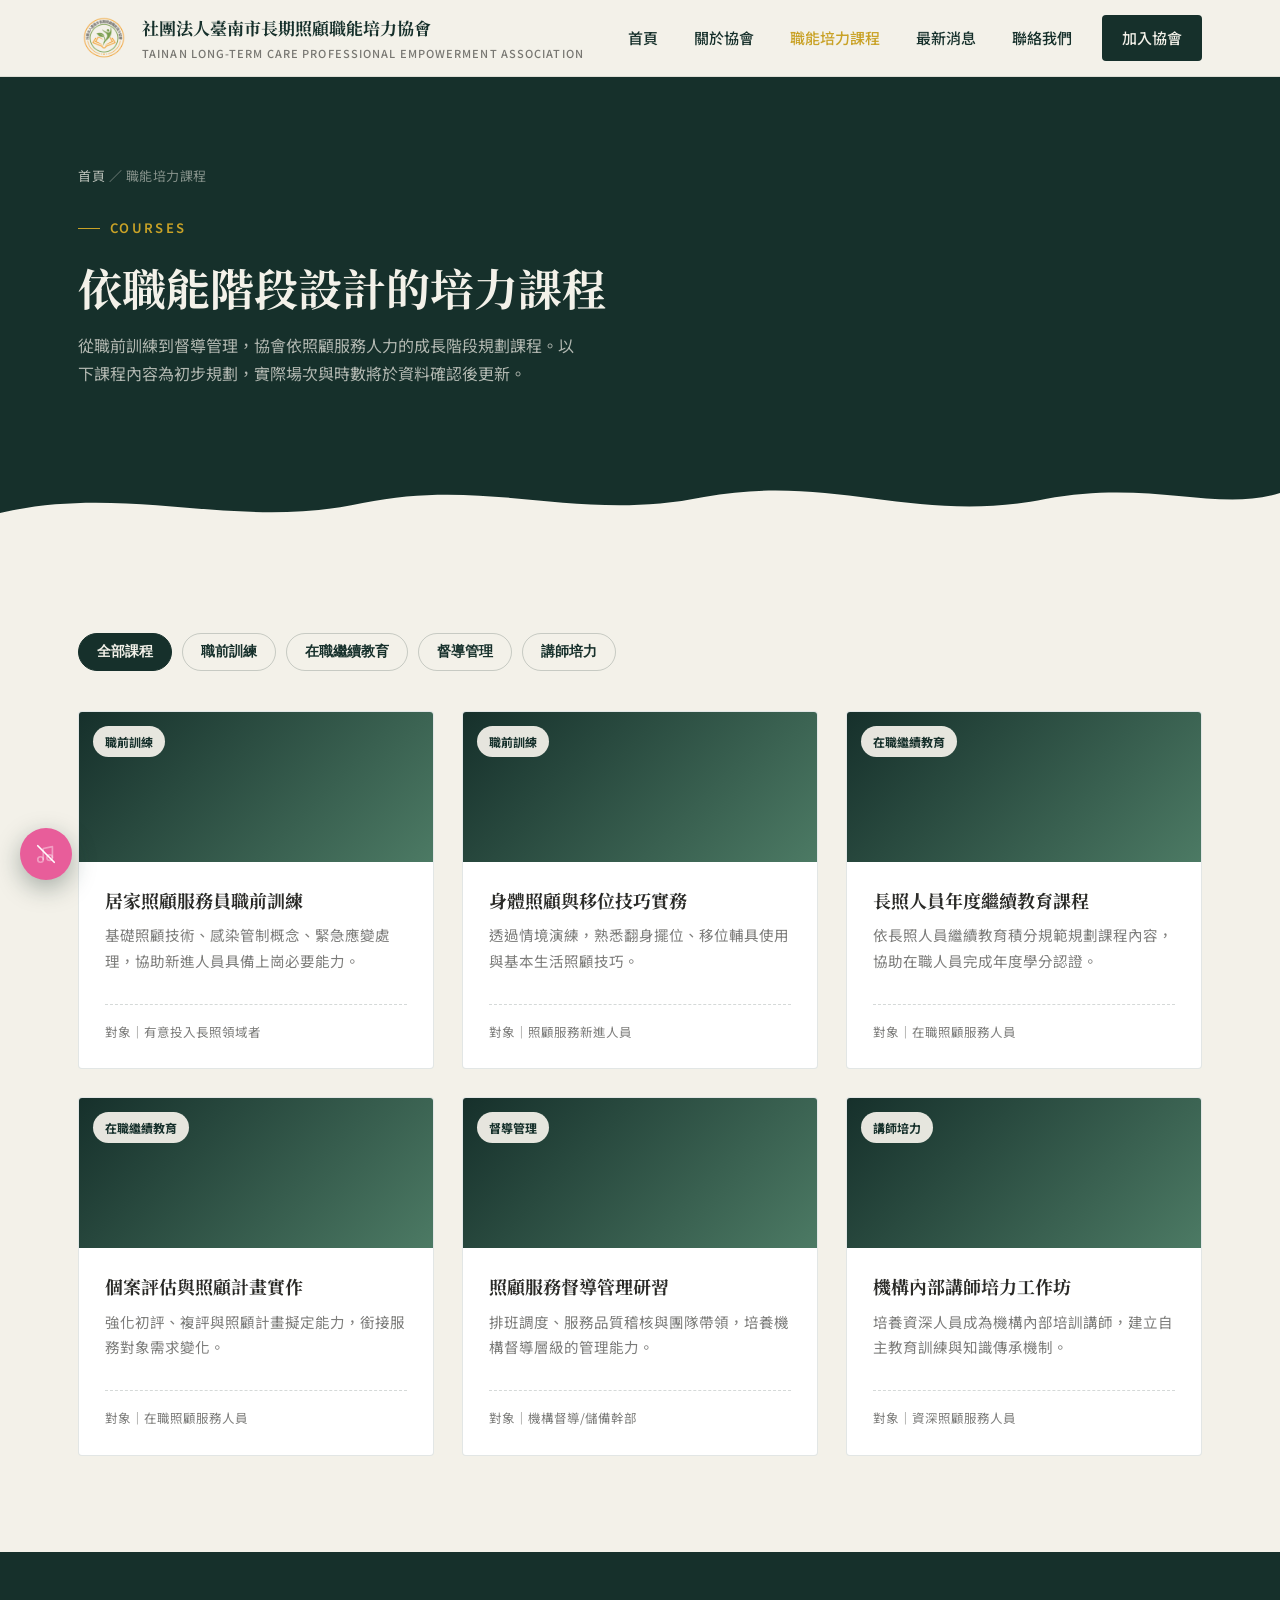
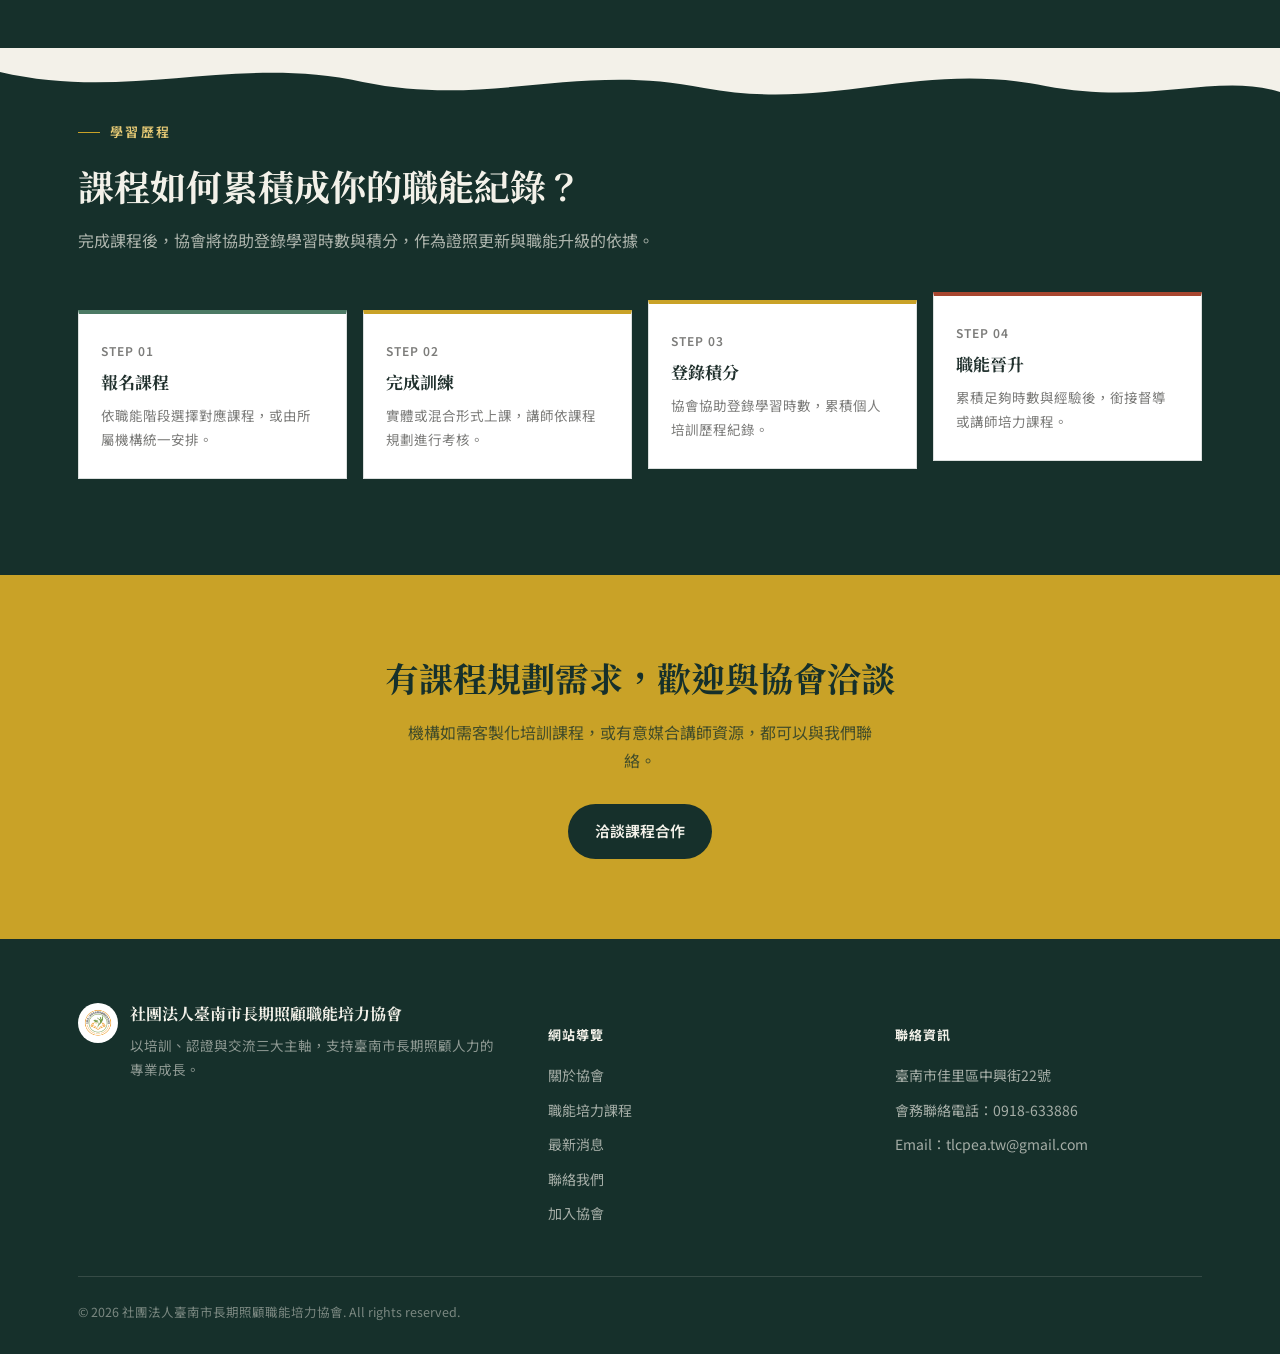
<file: courses.html>
<!DOCTYPE html>
<html lang="zh-Hant">
<head>
<meta charset="UTF-8">
<meta name="viewport" content="width=device-width, initial-scale=1.0">
<title>職能培力課程｜社團法人臺南市長期照顧職能培力協會</title>
<meta name="description" content="社團法人臺南市長期照顧職能培力協會提供的照顧服務員職前訓練、在職繼續教育及督導培力課程資訊。">
<link rel="icon" type="image/png" sizes="64x64" href="assets/favicon-64.png">
<link rel="icon" type="image/png" sizes="32x32" href="assets/favicon-32.png">
<link rel="apple-touch-icon" href="assets/logo-180.png">
<link rel="canonical" href="https://tlcpea-web.netlify.app/courses.html">
<meta property="og:type" content="website">
<meta property="og:title" content="職能培力課程｜社團法人臺南市長期照顧職能培力協會">
<meta property="og:description" content="社團法人臺南市長期照顧職能培力協會提供的照顧服務員職前訓練、在職繼續教育及督導培力課程資訊。">
<meta property="og:url" content="https://tlcpea-web.netlify.app/courses.html">
<meta property="og:image" content="https://tlcpea-web.netlify.app/assets/logo-512.png">
<meta property="og:site_name" content="社團法人臺南市長期照顧職能培力協會">
<meta property="og:locale" content="zh_TW">
<meta name="twitter:card" content="summary">
<meta name="twitter:title" content="職能培力課程｜社團法人臺南市長期照顧職能培力協會">
<meta name="twitter:description" content="社團法人臺南市長期照顧職能培力協會提供的照顧服務員職前訓練、在職繼續教育及督導培力課程資訊。">
<meta name="twitter:image" content="https://tlcpea-web.netlify.app/assets/logo-512.png">
<!-- Google Search Console 驗證：登入 https://search.google.com/search-console 新增資源後，
     選「HTML標籤」驗證方式，把 content="..." 的值換成 Google 提供的驗證碼，取消下面這行的註解 -->
<!-- <meta name="google-site-verification" content="請貼上Google提供的驗證碼"> -->
<link rel="stylesheet" href="css/style.css?v=6">
</head>
<body>

<header class="site-header">
  <nav class="wrap nav">
    <a href="index.html" class="brand">
      <img src="assets/logo-512.png" alt="社團法人臺南市長期照顧職能培力協會 標誌" class="brand-mark">
      <span>社團法人臺南市長期照顧職能培力協會<small>TAINAN LONG-TERM CARE PROFESSIONAL EMPOWERMENT ASSOCIATION</small></span>
    </a>
    <button class="nav-toggle" aria-label="開啟選單" aria-expanded="false"><span></span></button>
    <div class="nav-links">
      <a href="index.html">首頁</a>
      <a href="about.html">關於協會</a>
      <a href="courses.html" class="active">職能培力課程</a>
      <a href="news.html">最新消息</a>
      <a href="contact.html">聯絡我們</a>
      <a href="join.html" class="nav-cta">加入協會</a>
    </div>
  </nav>
</header>

<section class="page-hero">
  <div class="wrap">
    <div class="breadcrumb"><a href="index.html">首頁</a> ／ 職能培力課程</div>
    <div class="eyebrow">COURSES</div>
    <h1>依職能階段設計的培力課程</h1>
    <p>從職前訓練到督導管理，協會依照顧服務人力的成長階段規劃課程。以下課程內容為初步規劃，實際場次與時數將於資料確認後更新。</p>
  </div>
  <svg class="machiba-divider" viewBox="0 0 1200 64" preserveAspectRatio="none" aria-hidden="true">
    <path d="M0,64 L0,40 C120,10 220,58 340,30 C460,4 540,50 660,24 C780,0 860,52 980,26 C1080,6 1140,40 1200,20 L1200,64 Z"/>
  </svg>
</section>

<section>
  <div class="wrap">
    <div class="filter-tabs reveal">
      <button class="active" data-filter="all">全部課程</button>
      <button data-filter="entry">職前訓練</button>
      <button data-filter="inservice">在職繼續教育</button>
      <button data-filter="supervisor">督導管理</button>
      <button data-filter="instructor">講師培力</button>
    </div>

    <div class="card-grid reveal">
      <div class="card" data-track="entry">
        <div class="card-media"><span class="badge">職前訓練</span></div>
        <div class="card-body">
          <h3>居家照顧服務員職前訓練</h3>
          <p>基礎照顧技術、感染管制概念、緊急應變處理，協助新進人員具備上崗必要能力。</p>
          <div class="card-meta"><span>對象｜有意投入長照領域者</span></div>
        </div>
      </div>

      <div class="card" data-track="entry">
        <div class="card-media"><span class="badge">職前訓練</span></div>
        <div class="card-body">
          <h3>身體照顧與移位技巧實務</h3>
          <p>透過情境演練，熟悉翻身擺位、移位輔具使用與基本生活照顧技巧。</p>
          <div class="card-meta"><span>對象｜照顧服務新進人員</span></div>
        </div>
      </div>

      <div class="card" data-track="inservice">
        <div class="card-media"><span class="badge">在職繼續教育</span></div>
        <div class="card-body">
          <h3>長照人員年度繼續教育課程</h3>
          <p>依長照人員繼續教育積分規範規劃課程內容，協助在職人員完成年度學分認證。</p>
          <div class="card-meta"><span>對象｜在職照顧服務人員</span></div>
        </div>
      </div>

      <div class="card" data-track="inservice">
        <div class="card-media"><span class="badge">在職繼續教育</span></div>
        <div class="card-body">
          <h3>個案評估與照顧計畫實作</h3>
          <p>強化初評、複評與照顧計畫擬定能力，銜接服務對象需求變化。</p>
          <div class="card-meta"><span>對象｜在職照顧服務人員</span></div>
        </div>
      </div>

      <div class="card" data-track="supervisor">
        <div class="card-media"><span class="badge">督導管理</span></div>
        <div class="card-body">
          <h3>照顧服務督導管理研習</h3>
          <p>排班調度、服務品質稽核與團隊帶領，培養機構督導層級的管理能力。</p>
          <div class="card-meta"><span>對象｜機構督導/儲備幹部</span></div>
        </div>
      </div>

      <div class="card" data-track="instructor">
        <div class="card-media"><span class="badge">講師培力</span></div>
        <div class="card-body">
          <h3>機構內部講師培力工作坊</h3>
          <p>培養資深人員成為機構內部培訓講師，建立自主教育訓練與知識傳承機制。</p>
          <div class="card-meta"><span>對象｜資深照顧服務人員</span></div>
        </div>
      </div>
    </div>
  </div>
</section>

<section class="band-ink">
  <svg class="machiba-divider flip" viewBox="0 0 1200 64" preserveAspectRatio="none" aria-hidden="true">
    <path d="M0,64 L0,40 C120,10 220,58 340,30 C460,4 540,50 660,24 C780,0 860,52 980,26 C1080,6 1140,40 1200,20 L1200,64 Z"/>
  </svg>
  <div class="wrap">
    <div class="section-head reveal">
      <div class="eyebrow">學習歷程</div>
      <h2>課程如何累積成你的職能紀錄？</h2>
      <p>完成課程後，協會將協助登錄學習時數與積分，作為證照更新與職能升級的依據。</p>
    </div>
    <div class="ladder reveal">
      <div class="ladder-step">
        <span class="tag">STEP 01</span>
        <h4>報名課程</h4>
        <p>依職能階段選擇對應課程，或由所屬機構統一安排。</p>
      </div>
      <div class="ladder-step">
        <span class="tag">STEP 02</span>
        <h4>完成訓練</h4>
        <p>實體或混合形式上課，講師依課程規劃進行考核。</p>
      </div>
      <div class="ladder-step">
        <span class="tag">STEP 03</span>
        <h4>登錄積分</h4>
        <p>協會協助登錄學習時數，累積個人培訓歷程紀錄。</p>
      </div>
      <div class="ladder-step">
        <span class="tag">STEP 04</span>
        <h4>職能晉升</h4>
        <p>累積足夠時數與經驗後，銜接督導或講師培力課程。</p>
      </div>
    </div>
  </div>
</section>

<section class="cta-band">
  <div class="wrap reveal">
    <h2>有課程規劃需求，歡迎與協會洽談</h2>
    <p>機構如需客製化培訓課程，或有意媒合講師資源，都可以與我們聯絡。</p>
    <a href="contact.html" class="btn btn-ink">洽談課程合作</a>
  </div>
</section>

<footer class="site-footer">
  <div class="wrap">
    <div class="footer-grid">
      <div class="footer-brand">
        <span class="brand-mark-chip"><img src="assets/logo-512.png" alt="協會標誌" class="brand-mark" width="34"></span>
        <div>
          <h4>社團法人臺南市長期照顧職能培力協會</h4>
          <p>以培訓、認證與交流三大主軸，支持臺南市長期照顧人力的專業成長。</p>
        </div>
      </div>
      <div class="footer-col">
        <h5>網站導覽</h5>
        <a href="about.html">關於協會</a>
        <a href="courses.html">職能培力課程</a>
        <a href="news.html">最新消息</a>
        <a href="contact.html">聯絡我們</a>
        <a href="join.html">加入協會</a>
      </div>
      <div class="footer-col">
        <h5>聯絡資訊</h5>
        <li>臺南市佳里區中興街22號</li>
        <li>會務聯絡電話：0918-633886</li>
        <li>Email：tlcpea.tw@gmail.com</li>
      </div>
    </div>
    <div class="footer-bottom">
      <span>© 2026 社團法人臺南市長期照顧職能培力協會. All rights reserved.</span>
    </div>
  </div>
</footer>

<audio id="bgm-audio" src="assets/bgm.mp3" loop preload="auto"></audio>
<button id="music-toggle" class="music-toggle" type="button" aria-label="播放或暫停背景音樂" aria-pressed="false">
  <svg class="icon-playing" viewBox="0 0 24 24" fill="none" xmlns="http://www.w3.org/2000/svg" aria-hidden="true">
    <path d="M9 18V6l10-2v12" stroke="currentColor" stroke-width="1.8" stroke-linecap="round" stroke-linejoin="round"/>
    <circle cx="6" cy="18" r="3" stroke="currentColor" stroke-width="1.8"/>
    <circle cx="16" cy="16" r="3" stroke="currentColor" stroke-width="1.8"/>
  </svg>
  <svg class="icon-muted" viewBox="0 0 24 24" fill="none" xmlns="http://www.w3.org/2000/svg" aria-hidden="true">
    <path d="M9 18V6l10-2v12" stroke="currentColor" stroke-width="1.8" stroke-linecap="round" stroke-linejoin="round" opacity=".4"/>
    <circle cx="6" cy="18" r="3" stroke="currentColor" stroke-width="1.8" opacity=".4"/>
    <circle cx="16" cy="16" r="3" stroke="currentColor" stroke-width="1.8" opacity=".4"/>
    <line x1="3" y1="3" x2="21" y2="21" stroke="currentColor" stroke-width="1.8" stroke-linecap="round"/>
  </svg>
</button>

<script src="js/main.js?v=9"></script>
</body>
</html>
</file>
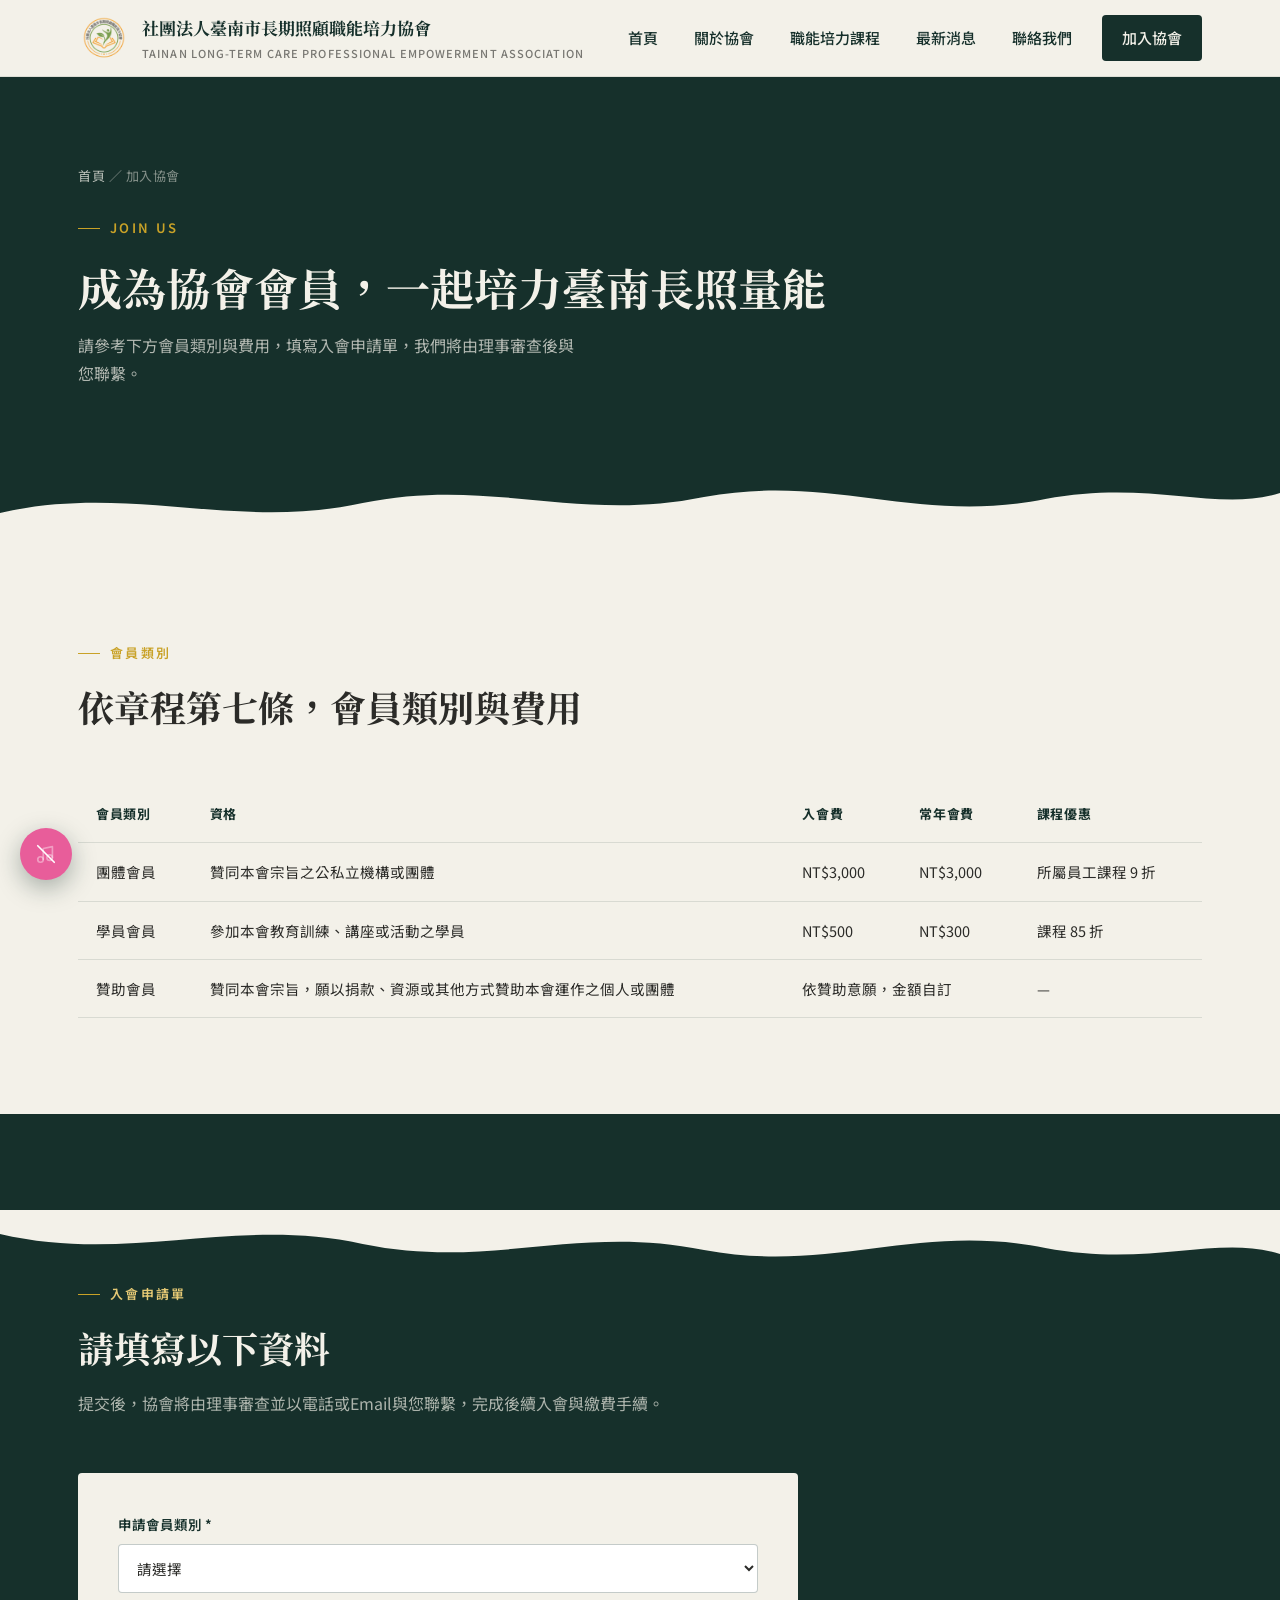
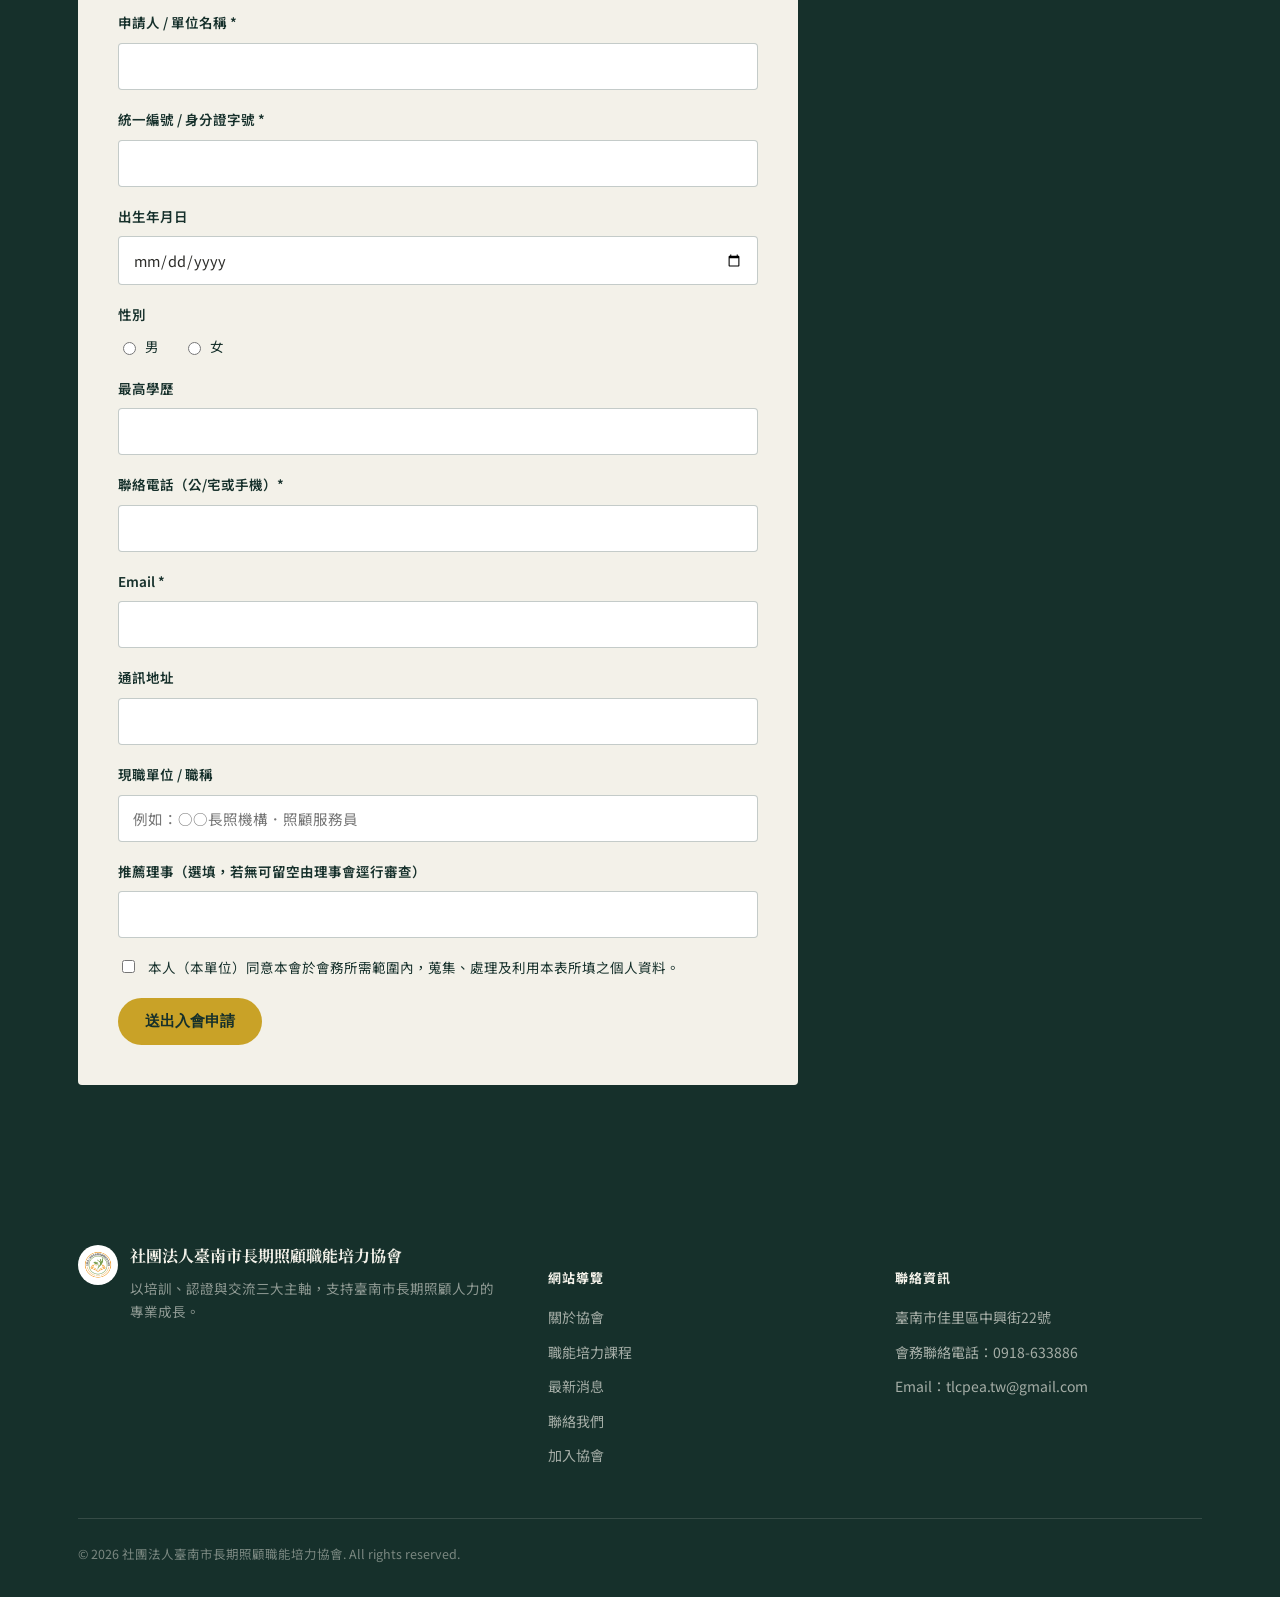
<file: join.html>
<!DOCTYPE html>
<html lang="zh-Hant">
<head>
<meta charset="UTF-8">
<meta name="viewport" content="width=device-width, initial-scale=1.0">
<title>加入協會｜社團法人臺南市長期照顧職能培力協會</title>
<meta name="description" content="填寫入會申請單，加入社團法人臺南市長期照顧職能培力協會，享有教育訓練課程優惠與培力資源。">
<link rel="icon" type="image/png" sizes="64x64" href="assets/favicon-64.png">
<link rel="icon" type="image/png" sizes="32x32" href="assets/favicon-32.png">
<link rel="apple-touch-icon" href="assets/logo-180.png">
<link rel="canonical" href="https://tlcpea-web.netlify.app/join.html">
<meta property="og:type" content="website">
<meta property="og:title" content="加入協會｜社團法人臺南市長期照顧職能培力協會">
<meta property="og:description" content="填寫入會申請單，加入社團法人臺南市長期照顧職能培力協會，享有教育訓練課程優惠與培力資源。">
<meta property="og:url" content="https://tlcpea-web.netlify.app/join.html">
<meta property="og:image" content="https://tlcpea-web.netlify.app/assets/logo-512.png">
<meta property="og:site_name" content="社團法人臺南市長期照顧職能培力協會">
<meta property="og:locale" content="zh_TW">
<meta name="twitter:card" content="summary">
<meta name="twitter:title" content="加入協會｜社團法人臺南市長期照顧職能培力協會">
<meta name="twitter:description" content="填寫入會申請單，加入社團法人臺南市長期照顧職能培力協會，享有教育訓練課程優惠與培力資源。">
<meta name="twitter:image" content="https://tlcpea-web.netlify.app/assets/logo-512.png">
<!-- Google Search Console 驗證：登入 https://search.google.com/search-console 新增資源後，
     選「HTML標籤」驗證方式，把 content="..." 的值換成 Google 提供的驗證碼，取消下面這行的註解 -->
<!-- <meta name="google-site-verification" content="請貼上Google提供的驗證碼"> -->
<link rel="stylesheet" href="css/style.css?v=6">
</head>
<body>

<header class="site-header">
  <nav class="wrap nav">
    <a href="index.html" class="brand">
      <img src="assets/logo-512.png" alt="社團法人臺南市長期照顧職能培力協會 標誌" class="brand-mark">
      <span>社團法人臺南市長期照顧職能培力協會<small>TAINAN LONG-TERM CARE PROFESSIONAL EMPOWERMENT ASSOCIATION</small></span>
    </a>
    <button class="nav-toggle" aria-label="開啟選單" aria-expanded="false"><span></span></button>
    <div class="nav-links">
      <a href="index.html">首頁</a>
      <a href="about.html">關於協會</a>
      <a href="courses.html">職能培力課程</a>
      <a href="news.html">最新消息</a>
      <a href="contact.html">聯絡我們</a>
      <a href="join.html" class="nav-cta active">加入協會</a>
    </div>
  </nav>
</header>

<section class="page-hero">
  <div class="wrap">
    <div class="breadcrumb"><a href="index.html">首頁</a> ／ 加入協會</div>
    <div class="eyebrow">JOIN US</div>
    <h1>成為協會會員，一起培力臺南長照量能</h1>
    <p>請參考下方會員類別與費用，填寫入會申請單，我們將由理事審查後與您聯繫。</p>
  </div>
  <svg class="machiba-divider" viewBox="0 0 1200 64" preserveAspectRatio="none" aria-hidden="true">
    <path d="M0,64 L0,40 C120,10 220,58 340,30 C460,4 540,50 660,24 C780,0 860,52 980,26 C1080,6 1140,40 1200,20 L1200,64 Z"/>
  </svg>
</section>

<section>
  <div class="wrap">
    <div class="section-head reveal">
      <div class="eyebrow">會員類別</div>
      <h2>依章程第七條，會員類別與費用</h2>
    </div>
    <div class="reveal" style="overflow-x:auto">
      <table class="board-table">
        <thead>
          <tr><th>會員類別</th><th>資格</th><th>入會費</th><th>常年會費</th><th>課程優惠</th></tr>
        </thead>
        <tbody>
          <tr>
            <td>團體會員</td>
            <td>贊同本會宗旨之公私立機構或團體</td>
            <td>NT$3,000</td>
            <td>NT$3,000</td>
            <td>所屬員工課程 9 折</td>
          </tr>
          <tr>
            <td>學員會員</td>
            <td>參加本會教育訓練、講座或活動之學員</td>
            <td>NT$500</td>
            <td>NT$300</td>
            <td>課程 85 折</td>
          </tr>
          <tr>
            <td>贊助會員</td>
            <td>贊同本會宗旨，願以捐款、資源或其他方式贊助本會運作之個人或團體</td>
            <td colspan="2">依贊助意願，金額自訂</td>
            <td>—</td>
          </tr>
        </tbody>
      </table>
    </div>
  </div>
</section>

<section class="band-ink">
  <svg class="machiba-divider flip" viewBox="0 0 1200 64" preserveAspectRatio="none" aria-hidden="true">
    <path d="M0,64 L0,40 C120,10 220,58 340,30 C460,4 540,50 660,24 C780,0 860,52 980,26 C1080,6 1140,40 1200,20 L1200,64 Z"/>
  </svg>
  <div class="wrap">
    <div class="section-head reveal">
      <div class="eyebrow">入會申請單</div>
      <h2>請填寫以下資料</h2>
      <p>提交後，協會將由理事審查並以電話或Email與您聯繫，完成後續入會與繳費手續。</p>
    </div>

    <form id="join-form" name="join" method="POST" data-netlify="true" netlify-honeypot="bot-field" class="reveal" style="max-width:720px;background:var(--paper);padding:40px;border-radius:var(--radius)">
      <input type="hidden" name="form-name" value="join">
      <p style="position:absolute;left:-9999px" aria-hidden="true">
        <label>若您是人類請勿填寫此欄 <input name="bot-field" tabindex="-1" autocomplete="off"></label>
      </p>

      <div class="form-field">
        <label for="member-type">申請會員類別 *</label>
        <select id="member-type" name="member_type" required>
          <option value="">請選擇</option>
          <option value="團體會員">團體會員（入會費3,000元／常年會費3,000元）</option>
          <option value="學員會員">學員會員（入會費500元／常年會費300元）</option>
          <option value="贊助會員">贊助會員（贊助支持本會運作，金額自訂）</option>
        </select>
      </div>

      <div class="form-field">
        <label for="applicant-name">申請人 / 單位名稱 *</label>
        <input id="applicant-name" name="applicant_name" type="text" required>
      </div>

      <div class="form-field">
        <label for="id-number">統一編號 / 身分證字號 *</label>
        <input id="id-number" name="id_number" type="text" required>
      </div>

      <div class="form-field">
        <label for="birth-date">出生年月日</label>
        <input id="birth-date" name="birth_date" type="date">
      </div>

      <div class="form-field">
        <label>性別</label>
        <div style="display:flex;gap:24px;margin-top:4px">
          <label style="font-weight:400;display:flex;align-items:center;gap:6px;margin-bottom:0"><input type="radio" name="gender" value="男" style="width:auto"> 男</label>
          <label style="font-weight:400;display:flex;align-items:center;gap:6px;margin-bottom:0"><input type="radio" name="gender" value="女" style="width:auto"> 女</label>
        </div>
      </div>

      <div class="form-field">
        <label for="education">最高學歷</label>
        <input id="education" name="education" type="text">
      </div>

      <div class="form-field group-only-field">
        <label for="rep-name">團體代表人姓名（團體會員適用，推派代表1人行使會員權利）</label>
        <input id="rep-name" name="rep_name" type="text">
      </div>

      <div class="form-field">
        <label for="phone">聯絡電話（公/宅或手機）*</label>
        <input id="phone" name="phone" type="tel" required>
      </div>

      <div class="form-field">
        <label for="email">Email *</label>
        <input id="email" name="email" type="email" required>
      </div>

      <div class="form-field">
        <label for="address">通訊地址</label>
        <input id="address" name="address" type="text">
      </div>

      <div class="form-field">
        <label for="job">現職單位 / 職稱</label>
        <input id="job" name="job" type="text" placeholder="例如：○○長照機構．照顧服務員">
      </div>

      <div class="form-field">
        <label for="referrer">推薦理事（選填，若無可留空由理事會逕行審查）</label>
        <input id="referrer" name="referrer" type="text">
      </div>

      <div class="form-field sponsor-only-field">
        <label for="sponsor-amount">贊助金額（新臺幣）</label>
        <input id="sponsor-amount" name="sponsor_amount" type="number" min="0" placeholder="請填寫贊助金額，例如：2000">
      </div>

      <div class="form-field" style="display:flex;align-items:flex-start;gap:10px">
        <input id="privacy-agree" name="privacy_agree" type="checkbox" required style="width:auto;margin-top:4px">
        <label for="privacy-agree" style="margin-bottom:0;font-weight:400">本人（本單位）同意本會於會務所需範圍內，蒐集、處理及利用本表所填之個人資料。</label>
      </div>

      <button type="submit" class="btn btn-gold">送出入會申請</button>
    </form>
  </div>
</section>

<footer class="site-footer">
  <div class="wrap">
    <div class="footer-grid">
      <div class="footer-brand">
        <span class="brand-mark-chip"><img src="assets/logo-512.png" alt="協會標誌" class="brand-mark" width="34"></span>
        <div>
          <h4>社團法人臺南市長期照顧職能培力協會</h4>
          <p>以培訓、認證與交流三大主軸，支持臺南市長期照顧人力的專業成長。</p>
        </div>
      </div>
      <div class="footer-col">
        <h5>網站導覽</h5>
        <a href="about.html">關於協會</a>
        <a href="courses.html">職能培力課程</a>
        <a href="news.html">最新消息</a>
        <a href="contact.html">聯絡我們</a>
        <a href="join.html">加入協會</a>
      </div>
      <div class="footer-col">
        <h5>聯絡資訊</h5>
        <li>臺南市佳里區中興街22號</li>
        <li>會務聯絡電話：0918-633886</li>
        <li>Email：tlcpea.tw@gmail.com</li>
      </div>
    </div>
    <div class="footer-bottom">
      <span>© 2026 社團法人臺南市長期照顧職能培力協會. All rights reserved.</span>
    </div>
  </div>
</footer>

<audio id="bgm-audio" src="assets/bgm.mp3" loop preload="auto"></audio>
<button id="music-toggle" class="music-toggle" type="button" aria-label="播放或暫停背景音樂" aria-pressed="false">
  <svg class="icon-playing" viewBox="0 0 24 24" fill="none" xmlns="http://www.w3.org/2000/svg" aria-hidden="true">
    <path d="M9 18V6l10-2v12" stroke="currentColor" stroke-width="1.8" stroke-linecap="round" stroke-linejoin="round"/>
    <circle cx="6" cy="18" r="3" stroke="currentColor" stroke-width="1.8"/>
    <circle cx="16" cy="16" r="3" stroke="currentColor" stroke-width="1.8"/>
  </svg>
  <svg class="icon-muted" viewBox="0 0 24 24" fill="none" xmlns="http://www.w3.org/2000/svg" aria-hidden="true">
    <path d="M9 18V6l10-2v12" stroke="currentColor" stroke-width="1.8" stroke-linecap="round" stroke-linejoin="round" opacity=".4"/>
    <circle cx="6" cy="18" r="3" stroke="currentColor" stroke-width="1.8" opacity=".4"/>
    <circle cx="16" cy="16" r="3" stroke="currentColor" stroke-width="1.8" opacity=".4"/>
    <line x1="3" y1="3" x2="21" y2="21" stroke="currentColor" stroke-width="1.8" stroke-linecap="round"/>
  </svg>
</button>

<script src="js/main.js?v=9"></script>
</body>
</html>
</file>
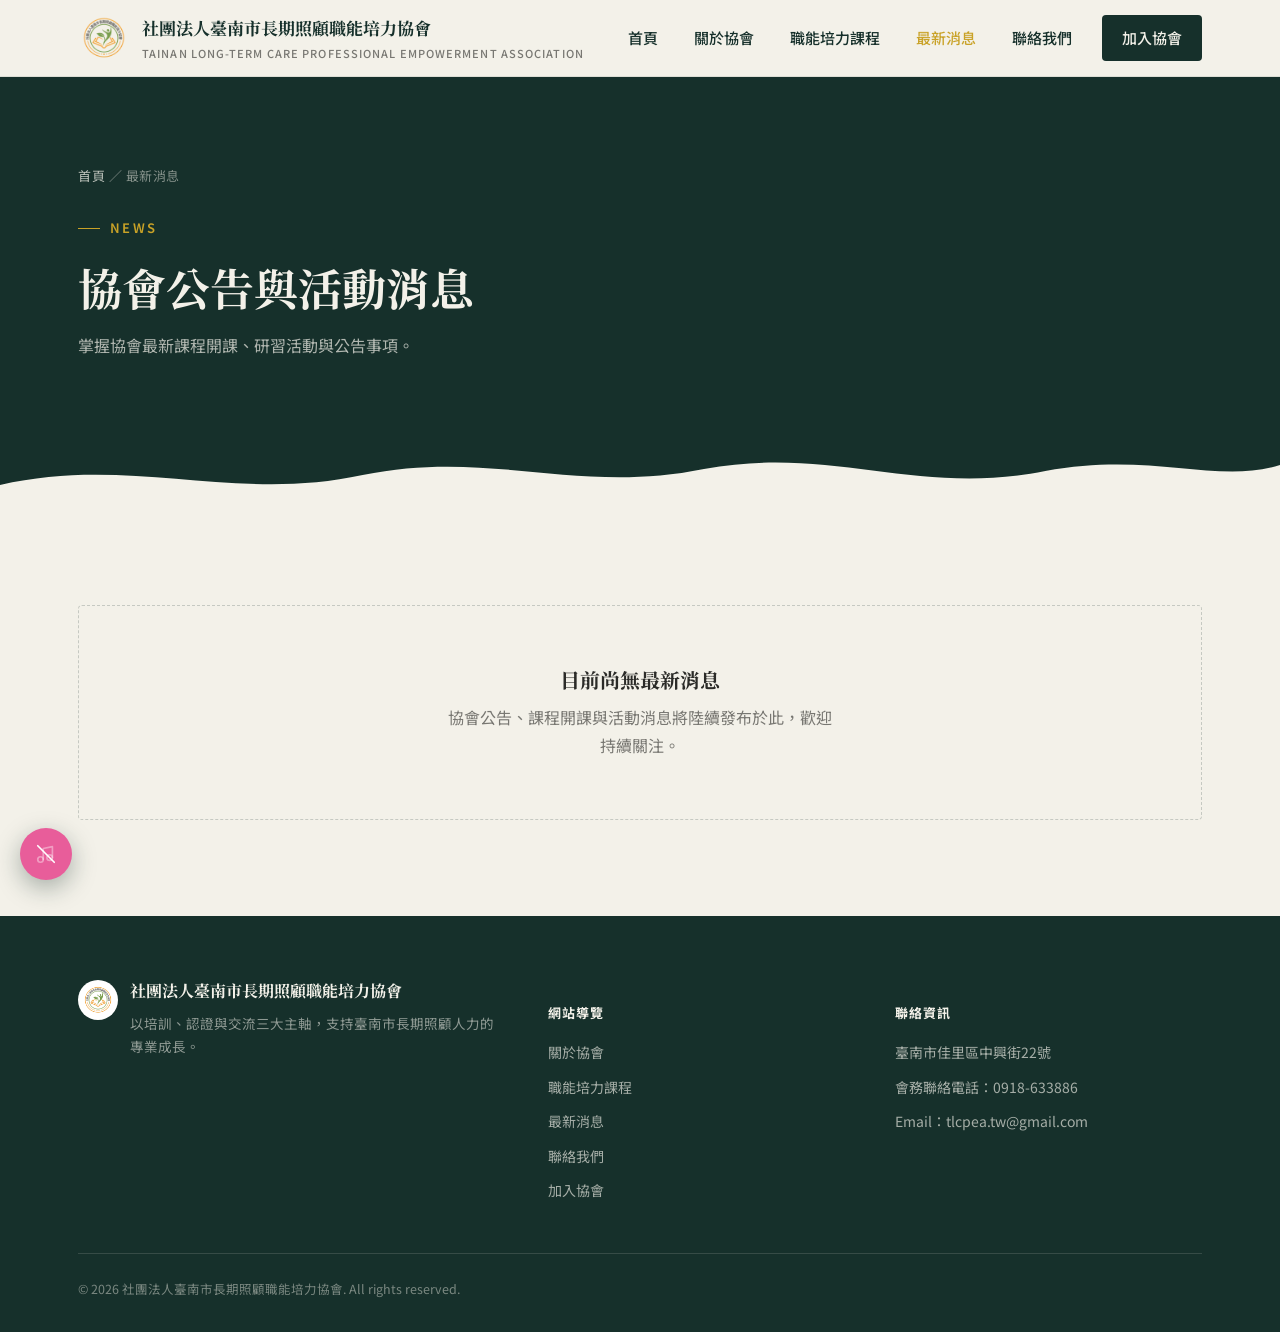
<file: news.html>
<!DOCTYPE html>
<html lang="zh-Hant">
<head>
<meta charset="UTF-8">
<meta name="viewport" content="width=device-width, initial-scale=1.0">
<title>最新消息｜社團法人臺南市長期照顧職能培力協會</title>
<meta name="description" content="社團法人臺南市長期照顧職能培力協會最新公告、課程開課資訊與活動消息。">
<link rel="icon" type="image/png" sizes="64x64" href="assets/favicon-64.png">
<link rel="icon" type="image/png" sizes="32x32" href="assets/favicon-32.png">
<link rel="apple-touch-icon" href="assets/logo-180.png">
<link rel="canonical" href="https://tlcpea-web.netlify.app/news.html">
<meta property="og:type" content="website">
<meta property="og:title" content="最新消息｜社團法人臺南市長期照顧職能培力協會">
<meta property="og:description" content="社團法人臺南市長期照顧職能培力協會最新公告、課程開課資訊與活動消息。">
<meta property="og:url" content="https://tlcpea-web.netlify.app/news.html">
<meta property="og:image" content="https://tlcpea-web.netlify.app/assets/logo-512.png">
<meta property="og:site_name" content="社團法人臺南市長期照顧職能培力協會">
<meta property="og:locale" content="zh_TW">
<meta name="twitter:card" content="summary">
<meta name="twitter:title" content="最新消息｜社團法人臺南市長期照顧職能培力協會">
<meta name="twitter:description" content="社團法人臺南市長期照顧職能培力協會最新公告、課程開課資訊與活動消息。">
<meta name="twitter:image" content="https://tlcpea-web.netlify.app/assets/logo-512.png">
<!-- Google Search Console 驗證：登入 https://search.google.com/search-console 新增資源後，
     選「HTML標籤」驗證方式，把 content="..." 的值換成 Google 提供的驗證碼，取消下面這行的註解 -->
<!-- <meta name="google-site-verification" content="請貼上Google提供的驗證碼"> -->
<link rel="stylesheet" href="css/style.css?v=6">
</head>
<body>

<header class="site-header">
  <nav class="wrap nav">
    <a href="index.html" class="brand">
      <img src="assets/logo-512.png" alt="社團法人臺南市長期照顧職能培力協會 標誌" class="brand-mark">
      <span>社團法人臺南市長期照顧職能培力協會<small>TAINAN LONG-TERM CARE PROFESSIONAL EMPOWERMENT ASSOCIATION</small></span>
    </a>
    <button class="nav-toggle" aria-label="開啟選單" aria-expanded="false"><span></span></button>
    <div class="nav-links">
      <a href="index.html">首頁</a>
      <a href="about.html">關於協會</a>
      <a href="courses.html">職能培力課程</a>
      <a href="news.html" class="active">最新消息</a>
      <a href="contact.html">聯絡我們</a>
      <a href="join.html" class="nav-cta">加入協會</a>
    </div>
  </nav>
</header>

<section class="page-hero">
  <div class="wrap">
    <div class="breadcrumb"><a href="index.html">首頁</a> ／ 最新消息</div>
    <div class="eyebrow">NEWS</div>
    <h1>協會公告與活動消息</h1>
    <p>掌握協會最新課程開課、研習活動與公告事項。</p>
  </div>
  <svg class="machiba-divider" viewBox="0 0 1200 64" preserveAspectRatio="none" aria-hidden="true">
    <path d="M0,64 L0,40 C120,10 220,58 340,30 C460,4 540,50 660,24 C780,0 860,52 980,26 C1080,6 1140,40 1200,20 L1200,64 Z"/>
  </svg>
</section>

<section>
  <div class="wrap">
    <div class="reveal" style="text-align:center;padding:60px 20px;border:1px dashed rgba(22,48,43,.2);border-radius:var(--radius)">
      <h3 style="font-size:20px;margin-bottom:10px">目前尚無最新消息</h3>
      <p style="color:var(--ink-grey-60);max-width:44ch;margin:0 auto">協會公告、課程開課與活動消息將陸續發布於此，歡迎持續關注。</p>
    </div>
  </div>
</section>

<footer class="site-footer">
  <div class="wrap">
    <div class="footer-grid">
      <div class="footer-brand">
        <span class="brand-mark-chip"><img src="assets/logo-512.png" alt="協會標誌" class="brand-mark" width="34"></span>
        <div>
          <h4>社團法人臺南市長期照顧職能培力協會</h4>
          <p>以培訓、認證與交流三大主軸，支持臺南市長期照顧人力的專業成長。</p>
        </div>
      </div>
      <div class="footer-col">
        <h5>網站導覽</h5>
        <a href="about.html">關於協會</a>
        <a href="courses.html">職能培力課程</a>
        <a href="news.html">最新消息</a>
        <a href="contact.html">聯絡我們</a>
        <a href="join.html">加入協會</a>
      </div>
      <div class="footer-col">
        <h5>聯絡資訊</h5>
        <li>臺南市佳里區中興街22號</li>
        <li>會務聯絡電話：0918-633886</li>
        <li>Email：tlcpea.tw@gmail.com</li>
      </div>
    </div>
    <div class="footer-bottom">
      <span>© 2026 社團法人臺南市長期照顧職能培力協會. All rights reserved.</span>
    </div>
  </div>
</footer>

<audio id="bgm-audio" src="assets/bgm.mp3" loop preload="auto"></audio>
<button id="music-toggle" class="music-toggle" type="button" aria-label="播放或暫停背景音樂" aria-pressed="false">
  <svg class="icon-playing" viewBox="0 0 24 24" fill="none" xmlns="http://www.w3.org/2000/svg" aria-hidden="true">
    <path d="M9 18V6l10-2v12" stroke="currentColor" stroke-width="1.8" stroke-linecap="round" stroke-linejoin="round"/>
    <circle cx="6" cy="18" r="3" stroke="currentColor" stroke-width="1.8"/>
    <circle cx="16" cy="16" r="3" stroke="currentColor" stroke-width="1.8"/>
  </svg>
  <svg class="icon-muted" viewBox="0 0 24 24" fill="none" xmlns="http://www.w3.org/2000/svg" aria-hidden="true">
    <path d="M9 18V6l10-2v12" stroke="currentColor" stroke-width="1.8" stroke-linecap="round" stroke-linejoin="round" opacity=".4"/>
    <circle cx="6" cy="18" r="3" stroke="currentColor" stroke-width="1.8" opacity=".4"/>
    <circle cx="16" cy="16" r="3" stroke="currentColor" stroke-width="1.8" opacity=".4"/>
    <line x1="3" y1="3" x2="21" y2="21" stroke="currentColor" stroke-width="1.8" stroke-linecap="round"/>
  </svg>
</button>

<script src="js/main.js?v=9"></script>
</body>
</html>
</file>
<file: css/style.css>
/* ============================================================
   社團法人臺南市長期照顧職能培力協會 — 網站樣式
   設計語彙：以台南傳統民居「馬背山牆」曲線為視覺簽名，
   呼應「照顧職能，代代培力、屋宇相承」的協會精神。
   ============================================================ */

@import url('https://fonts.googleapis.com/css2?family=Noto+Serif+TC:wght@500;600;700;900&family=Noto+Sans+TC:wght@400;500;600;700&display=swap');

:root {
  /* 色彩系統 */
  --ink: #16302B;        /* 墨青 — 主色，頁首/深色區塊 */
  --ink-2: #1F3F38;       /* 墨青-亮一階，用於漸層/hover */
  --gold: #C9A227;        /* 稻穗金 — 強調色，培力/成就 */
  --gold-soft: #E4C874;   /* 稻穗金-柔 */
  --banyan: #4C7A64;      /* 榕蔭綠 — 次強調，關懷/成長 */
  --brick: #A8462F;       /* 磚紅 — 少量點綴，訊息/重點 */
  --paper: #F3F1E9;       /* 紙白 — 主背景 */
  --paper-2: #EAE6D9;     /* 紙白-深一階 */
  --ink-grey: #2B2B28;    /* 內文文字 */
  --ink-grey-60: rgba(43,43,40,.62);

  --serif: 'Noto Serif TC', serif;
  --sans: 'Noto Sans TC', sans-serif;

  --max: 1180px;
  --radius: 4px;
}

* { box-sizing: border-box; }
html { scroll-behavior: smooth; }
body {
  margin: 0;
  font-family: var(--sans);
  color: var(--ink-grey);
  background: var(--paper);
  line-height: 1.75;
  -webkit-font-smoothing: antialiased;
}
img { max-width: 100%; display: block; }
a { color: inherit; text-decoration: none; }
h1, h2, h3, h4 { font-family: var(--serif); margin: 0; line-height: 1.35; font-weight: 700; }
p { margin: 0 0 1em; }
ul { margin: 0; padding: 0; list-style: none; }

.wrap { max-width: var(--max); margin: 0 auto; padding: 0 28px; }

/* focus visibility */
a:focus-visible, button:focus-visible {
  outline: 2px solid var(--gold);
  outline-offset: 3px;
}

@media (prefers-reduced-motion: reduce) {
  * { animation: none !important; transition: none !important; scroll-behavior: auto !important; }
}

/* ---------------- Eyebrow / Label ---------------- */
.eyebrow {
  display: inline-flex;
  align-items: center;
  gap: 10px;
  font-family: var(--sans);
  font-size: 13px;
  font-weight: 600;
  letter-spacing: .18em;
  color: var(--gold);
  text-transform: uppercase;
  margin-bottom: 18px;
}
.eyebrow::before {
  content: "";
  width: 22px;
  height: 1px;
  background: var(--gold);
}

/* ---------------- Header / Nav ---------------- */
.site-header {
  position: sticky;
  top: 0;
  z-index: 100;
  background: var(--paper);
  border-bottom: 1px solid rgba(22,48,43,.1);
}
.nav {
  display: flex;
  align-items: center;
  justify-content: space-between;
  height: 76px;
}
.brand {
  display: flex;
  align-items: center;
  gap: 12px;
  font-family: var(--serif);
  font-weight: 700;
  font-size: 17px;
  color: var(--ink);
}
.brand-mark {
  width: 52px;
  height: 52px;
  flex-shrink: 0;
  object-fit: contain;
  border-radius: 50%;
}
.brand-mark-chip {
  background: #fff;
  border-radius: 50%;
  padding: 3px;
  display: flex;
  align-items: center;
  justify-content: center;
  flex-shrink: 0;
  width: 40px;
  height: 40px;
}
.brand-mark-chip .brand-mark { width: 100%; height: 100%; }
.brand small {
  display: block;
  font-family: var(--sans);
  font-weight: 500;
  font-size: 11px;
  letter-spacing: .1em;
  color: var(--ink-grey-60);
  margin-top: 2px;
}
.nav-links {
  display: flex;
  gap: 8px;
  align-items: center;
}
.nav-links a {
  font-size: 15px;
  font-weight: 500;
  padding: 8px 14px;
  border-radius: var(--radius);
  color: var(--ink);
  position: relative;
}
.nav-links a.active,
.nav-links a:hover { color: var(--gold); }
.nav-cta {
  background: var(--ink);
  color: var(--paper) !important;
  padding: 10px 20px !important;
  border-radius: 999px;
  margin-left: 8px;
}
.nav-cta:hover { background: var(--ink-2); color: var(--paper) !important; }

.nav-toggle {
  display: none;
  background: none;
  border: none;
  cursor: pointer;
  width: 40px;
  height: 40px;
  align-items: center;
  justify-content: center;
}
.nav-toggle span,
.nav-toggle span::before,
.nav-toggle span::after {
  content: "";
  display: block;
  width: 22px;
  height: 2px;
  background: var(--ink);
  position: relative;
  transition: transform .2s ease;
}
.nav-toggle span::before { position: absolute; top: -7px; }
.nav-toggle span::after { position: absolute; top: 7px; }

@media (max-width: 860px) {
  .nav-toggle { display: flex; }
  .nav-links {
    position: fixed;
    inset: 76px 0 0 0;
    z-index: 150;
    background: var(--paper);
    flex-direction: column;
    align-items: stretch;
    padding: 20px 28px;
    gap: 4px;
    transform: translateY(-8px);
    opacity: 0;
    pointer-events: none;
    transition: opacity .2s ease, transform .2s ease;
  }
  .nav-links.open {
    opacity: 1;
    transform: translateY(0);
    pointer-events: auto;
  }
  .nav-links a { padding: 14px 8px; border-bottom: 1px solid rgba(22,48,43,.08); border-radius: 0; }
  .nav-cta { margin-left: 0; margin-top: 8px; text-align: center; }
}

/* ---------------- Machiba divider (山牆曲線分隔) ---------------- */
.machiba-divider {
  width: 100%;
  height: 64px;
  display: block;
}
.machiba-divider path { fill: var(--paper); }
.machiba-divider.flip { transform: scaleY(-1); }
.on-ink .machiba-divider path { fill: var(--ink); }

/* ---------------- Hero ---------------- */
.hero {
  background: var(--ink);
  color: var(--paper);
  position: relative;
  overflow: hidden;
  padding-top: 96px;
}
.hero .wrap {
  position: relative;
  z-index: 2;
  padding-bottom: 120px;
  display: grid;
  grid-template-columns: 1.1fr .9fr;
  gap: 40px;
  align-items: center;
}
.hero h1 {
  font-size: clamp(34px, 5vw, 58px);
  color: var(--paper);
  letter-spacing: .01em;
}
.hero h1 em {
  font-style: normal;
  color: var(--gold-soft);
}
.hero-sub {
  font-size: 17px;
  color: rgba(243,241,233,.78);
  max-width: 46ch;
  margin-top: 22px;
}
.hero-cta { display: flex; gap: 14px; margin-top: 34px; flex-wrap: wrap; }
.btn {
  display: inline-flex;
  align-items: center;
  gap: 8px;
  padding: 13px 26px;
  border-radius: 999px;
  font-weight: 600;
  font-size: 15px;
  border: 1px solid transparent;
  transition: transform .15s ease, background .15s ease, border-color .15s ease;
  cursor: pointer;
}
.btn:hover { transform: translateY(-2px); }
.btn-gold { background: var(--gold); color: var(--ink); }
.btn-gold:hover { background: var(--gold-soft); }
.btn-outline { border-color: rgba(243,241,233,.4); color: var(--paper); }
.btn-outline:hover { border-color: var(--gold-soft); color: var(--gold-soft); }
.btn-ink { background: var(--ink); color: var(--paper); }
.btn-ink:hover { background: var(--ink-2); }

.hero-figure {
  position: relative;
  aspect-ratio: 4/5;
  border-radius: var(--radius);
  overflow: hidden;
  background: linear-gradient(160deg, var(--ink-2), var(--ink));
  border: 1px solid rgba(201,162,39,.3);
}
.hero-stat-card {
  position: absolute;
  bottom: 20px;
  left: 20px;
  right: 20px;
  background: rgba(243,241,233,.96);
  color: var(--ink);
  border-radius: var(--radius);
  padding: 20px;
  display: grid;
  grid-template-columns: repeat(3, 1fr);
  gap: 12px;
}
.hero-stat-card .n {
  font-family: var(--serif);
  font-size: 26px;
  font-weight: 800;
  color: var(--ink);
}
.hero-stat-card .l {
  font-size: 12px;
  color: var(--ink-grey-60);
  margin-top: 2px;
}
.hero-ladder {
  position: absolute;
  inset: 0;
  display: flex;
  align-items: flex-end;
  padding: 24px;
  gap: 10px;
}
.hero-ladder .step {
  flex: 1;
  background: linear-gradient(180deg, rgba(201,162,39,.85), rgba(201,162,39,.35));
  border-radius: 3px 3px 0 0;
}

/* ---------------- Section basics ---------------- */
section { padding: 96px 0; }
.section-head {
  max-width: 640px;
  margin-bottom: 56px;
}
.section-head h2 { font-size: clamp(26px, 3.4vw, 36px); }
.section-head p { color: var(--ink-grey-60); margin-top: 16px; font-size: 16px; }

/* ---------------- Pillars (三大服務面向) ---------------- */
.pillars {
  display: grid;
  grid-template-columns: repeat(3, 1fr);
  gap: 1px;
  background: rgba(22,48,43,.12);
  border: 1px solid rgba(22,48,43,.12);
}
.pillar {
  background: var(--paper);
  padding: 40px 32px;
  position: relative;
}
.pillar .idx {
  font-family: var(--serif);
  font-size: 13px;
  color: var(--gold);
  letter-spacing: .1em;
  margin-bottom: 22px;
  display: block;
}
.pillar h3 { font-size: 20px; margin-bottom: 12px; }
.pillar p { color: var(--ink-grey-60); font-size: 15px; margin-bottom: 0; }

@media (max-width: 860px) {
  .pillars { grid-template-columns: 1fr; }
}

/* ---------------- Ladder (職能階梯) ---------------- */
.ladder {
  display: grid;
  grid-template-columns: repeat(4, 1fr);
  gap: 16px;
}
.ladder-step {
  border: 1px solid rgba(22,48,43,.15);
  border-top: 4px solid var(--banyan);
  background: #fff;
  padding: 26px 22px;
  display: flex;
  flex-direction: column;
  gap: 10px;
  transition: transform .15s ease;
}
.ladder-step:nth-child(2) { border-top-color: var(--gold); }
.ladder-step:nth-child(3) { border-top-color: var(--gold); transform: translateY(-10px); }
.ladder-step:nth-child(4) { border-top-color: var(--brick); transform: translateY(-18px); }
.ladder-step:hover { transform: translateY(-4px); }
.ladder-step:nth-child(3):hover { transform: translateY(-14px); }
.ladder-step:nth-child(4):hover { transform: translateY(-22px); }
.ladder-step .tag {
  font-size: 12px;
  font-weight: 600;
  letter-spacing: .08em;
  color: var(--ink-grey-60);
}
.ladder-step h4 { font-size: 17px; }
.ladder-step p { font-size: 13.5px; color: var(--ink-grey-60); margin: 0; }

@media (max-width: 900px) {
  .ladder { grid-template-columns: repeat(2, 1fr); }
  .ladder-step, .ladder-step:nth-child(2), .ladder-step:nth-child(3), .ladder-step:nth-child(4) { transform: none; }
}
@media (max-width: 560px) {
  .ladder { grid-template-columns: 1fr; }
}

/* ---------------- Cards (課程 / 消息) ---------------- */
.card-grid {
  display: grid;
  grid-template-columns: repeat(3, 1fr);
  gap: 28px;
}
.card {
  background: #fff;
  border: 1px solid rgba(22,48,43,.12);
  border-radius: var(--radius);
  overflow: hidden;
  display: flex;
  flex-direction: column;
}
.card-media {
  height: 150px;
  background: linear-gradient(135deg, var(--ink), var(--banyan));
  position: relative;
}
.card-media .badge {
  position: absolute;
  top: 14px;
  left: 14px;
  background: rgba(243,241,233,.94);
  color: var(--ink);
  font-size: 12px;
  font-weight: 700;
  padding: 5px 12px;
  border-radius: 999px;
}
.card-body { padding: 26px; flex: 1; display: flex; flex-direction: column; }
.card-body h3 { font-size: 18px; margin-bottom: 10px; }
.card-body p { color: var(--ink-grey-60); font-size: 14.5px; flex: 1; }
.card-meta {
  display: flex;
  justify-content: space-between;
  font-size: 12.5px;
  color: var(--ink-grey-60);
  margin-top: 16px;
  padding-top: 16px;
  border-top: 1px dashed rgba(22,48,43,.18);
}

@media (max-width: 900px) {
  .card-grid { grid-template-columns: 1fr 1fr; }
}
@media (max-width: 620px) {
  .card-grid { grid-template-columns: 1fr; }
}

/* ---------------- Dark band ---------------- */
.band-ink {
  background: var(--ink);
  color: var(--paper);
}
.band-ink .section-head p { color: rgba(243,241,233,.68); }
.band-ink .eyebrow { color: var(--gold-soft); }

/* ---------------- Timeline (about page) ---------------- */
.timeline { position: relative; padding-left: 28px; border-left: 2px solid rgba(22,48,43,.15); }
.timeline-item { position: relative; padding-bottom: 40px; }
.timeline-item:last-child { padding-bottom: 0; }
.timeline-item::before {
  content: "";
  position: absolute;
  left: -34px;
  top: 4px;
  width: 12px;
  height: 12px;
  border-radius: 50%;
  background: var(--gold);
  border: 3px solid var(--paper);
  box-shadow: 0 0 0 1px var(--gold);
}
.timeline-item .yr { font-family: var(--serif); font-weight: 700; color: var(--ink); margin-bottom: 4px; }
.timeline-item p { color: var(--ink-grey-60); font-size: 14.5px; }

/* ---------------- Board table (理監事) ---------------- */
.board-table { width: 100%; border-collapse: collapse; }
.board-table th, .board-table td {
  text-align: left;
  padding: 16px 18px;
  border-bottom: 1px solid rgba(22,48,43,.12);
  font-size: 14.5px;
}
.board-table th { font-weight: 700; color: var(--ink); font-size: 13px; letter-spacing: .05em; }
.board-table td.placeholder { color: var(--ink-grey-60); font-style: italic; }
.board-note {
  margin-top: 18px;
  font-size: 13px;
  color: var(--ink-grey-60);
  border-left: 3px solid var(--gold);
  padding-left: 14px;
}

/* ---------------- Mission grid (about) ---------------- */
.mission-grid {
  display: grid;
  grid-template-columns: 1fr 1fr;
  gap: 48px;
  align-items: start;
}
.mission-block h3 {
  font-size: 20px;
  margin-bottom: 14px;
  display: flex;
  align-items: center;
  gap: 10px;
}
.mission-block h3::before {
  content: "";
  width: 8px; height: 8px;
  background: var(--gold);
  border-radius: 50%;
}
.mission-block p { color: var(--ink-grey-60); font-size: 15px; }

@media (max-width: 860px) {
  .mission-grid { grid-template-columns: 1fr; }
}

/* ---------------- Contact ---------------- */
.contact-grid {
  display: grid;
  grid-template-columns: 1fr 1fr;
  gap: 48px;
}
.contact-info dt {
  font-size: 12.5px;
  letter-spacing: .08em;
  color: var(--gold);
  font-weight: 700;
  margin-top: 26px;
}
.contact-info dt:first-child { margin-top: 0; }
.contact-info dd { margin: 6px 0 0; font-size: 16px; color: var(--ink); }
.map-placeholder {
  background: var(--paper-2);
  border: 1px dashed rgba(22,48,43,.3);
  border-radius: var(--radius);
  aspect-ratio: 4/3;
  display: flex;
  align-items: center;
  justify-content: center;
  color: var(--ink-grey-60);
  font-size: 14px;
  text-align: center;
  padding: 20px;
}

/* ---------------- Certificate (立案資訊) ---------------- */
.cert-grid {
  display: grid;
  grid-template-columns: 1fr 1fr;
  gap: 48px;
  align-items: center;
}
.cert-facts dt {
  font-size: 12.5px;
  letter-spacing: .08em;
  color: var(--gold);
  font-weight: 700;
  margin-top: 20px;
}
.cert-facts dt:first-child { margin-top: 0; }
.cert-facts dd { margin: 6px 0 0; font-size: 16px; color: var(--ink); }
.cert-frame {
  border: 1px solid rgba(22,48,43,.15);
  background: #fff;
  padding: 10px;
  box-shadow: 0 12px 32px rgba(22,48,43,.12);
}
.cert-frame img { width: 100%; display: block; }
.cert-frame a { display: block; }
@media (max-width: 860px) {
  .cert-grid { grid-template-columns: 1fr; }
}
.form-field { margin-bottom: 18px; }
.form-field label { display: block; font-size: 13.5px; font-weight: 600; margin-bottom: 8px; color: var(--ink); }
.form-field input, .form-field textarea, .form-field select {
  width: 100%;
  padding: 12px 14px;
  border: 1px solid rgba(22,48,43,.25);
  border-radius: var(--radius);
  font-family: var(--sans);
  font-size: 14.5px;
  background: #fff;
  color: var(--ink-grey);
}
.form-field textarea { resize: vertical; min-height: 120px; }
.form-field input:focus, .form-field textarea:focus, .form-field select:focus {
  outline: none;
  border-color: var(--gold);
  box-shadow: 0 0 0 3px rgba(201,162,39,.18);
}

/* ---------------- Filter tabs (courses) ---------------- */
.filter-tabs { display: flex; gap: 10px; flex-wrap: wrap; margin-bottom: 40px; }
.filter-tabs button {
  border: 1px solid rgba(22,48,43,.2);
  background: transparent;
  padding: 9px 18px;
  border-radius: 999px;
  font-size: 13.5px;
  font-weight: 600;
  color: var(--ink);
  cursor: pointer;
  transition: background .15s ease, color .15s ease;
}
.filter-tabs button.active,
.filter-tabs button:hover {
  background: var(--ink);
  color: var(--paper);
  border-color: var(--ink);
}

/* ---------------- CTA band ---------------- */
.cta-band {
  background: var(--gold);
  color: var(--ink);
  text-align: center;
  padding: 80px 0;
}
.cta-band h2 { font-size: clamp(24px,3vw,34px); margin-bottom: 18px; }
.cta-band p { color: rgba(22,48,43,.75); max-width: 52ch; margin: 0 auto 30px; }

/* ---------------- Footer ---------------- */
.site-footer {
  background: var(--ink);
  color: rgba(243,241,233,.7);
  padding: 64px 0 32px;
}
.footer-grid {
  display: grid;
  grid-template-columns: 1.4fr 1fr 1fr;
  gap: 40px;
  padding-bottom: 40px;
  border-bottom: 1px solid rgba(243,241,233,.14);
}
.footer-brand { display: flex; gap: 12px; align-items: flex-start; }
.footer-brand h4 { color: var(--paper); font-size: 16px; margin-bottom: 10px; }
.footer-brand p { font-size: 13.5px; color: rgba(243,241,233,.55); }
.footer-col h5 { color: var(--paper); font-size: 13px; letter-spacing: .08em; margin-bottom: 16px; }
.footer-col a, .footer-col li { display: block; font-size: 14px; margin-bottom: 10px; color: rgba(243,241,233,.65); }
.footer-col a:hover { color: var(--gold-soft); }
.footer-bottom {
  display: flex;
  justify-content: space-between;
  padding-top: 24px;
  font-size: 12.5px;
  color: rgba(243,241,233,.45);
  flex-wrap: wrap;
  gap: 8px;
}

@media (max-width: 860px) {
  .footer-grid { grid-template-columns: 1fr; }
  .hero .wrap { grid-template-columns: 1fr; }
  .hero-figure { max-width: 420px; }
}

/* ---------------- Reveal on scroll ---------------- */
.reveal {
  opacity: 0;
  transform: translateY(18px);
  transition: opacity .6s ease, transform .6s ease;
}
.reveal.in { opacity: 1; transform: translateY(0); }

/* ---------------- Page hero (內頁小標題) ---------------- */
.page-hero {
  background: var(--ink);
  color: var(--paper);
  padding: 88px 0 0;
}
.page-hero .wrap { padding-bottom: 70px; }
.page-hero h1 { font-size: clamp(30px,4vw,44px); color: var(--paper); }
.page-hero p { color: rgba(243,241,233,.7); max-width: 56ch; margin-top: 14px; }
.breadcrumb {
  font-size: 13px;
  color: rgba(243,241,233,.5);
  margin-bottom: 20px;
  letter-spacing: .04em;
}
.breadcrumb a { color: rgba(243,241,233,.75); }
.breadcrumb a:hover { color: var(--gold-soft); }

/* ---------------- Background music toggle ---------------- */
.music-toggle {
  position: fixed;
  left: 20px;
  bottom: 20px;
  z-index: 300;
  width: 52px;
  height: 52px;
  border-radius: 50%;
  background: #E85D9A;
  color: #fff;
  display: flex;
  align-items: center;
  justify-content: center;
  box-shadow: 0 8px 24px rgba(22,48,43,.35);
  cursor: pointer;
  border: none;
  transition: background .15s ease, transform .15s ease;
}
.music-toggle:hover { background: #D64888; transform: translateY(-2px); }
.music-toggle svg { width: 22px; height: 22px; }
.music-toggle .icon-muted { display: none; }
.music-toggle:not(.playing) .icon-playing { display: none; }
.music-toggle:not(.playing) .icon-muted { display: block; }
@media (max-width: 640px) {
  .music-toggle { left: 14px; bottom: 14px; width: 46px; height: 46px; }
  .music-toggle svg { width: 19px; height: 19px; }
}

.band-ink .ladder-step h4{color:#20302d;}
</file>
